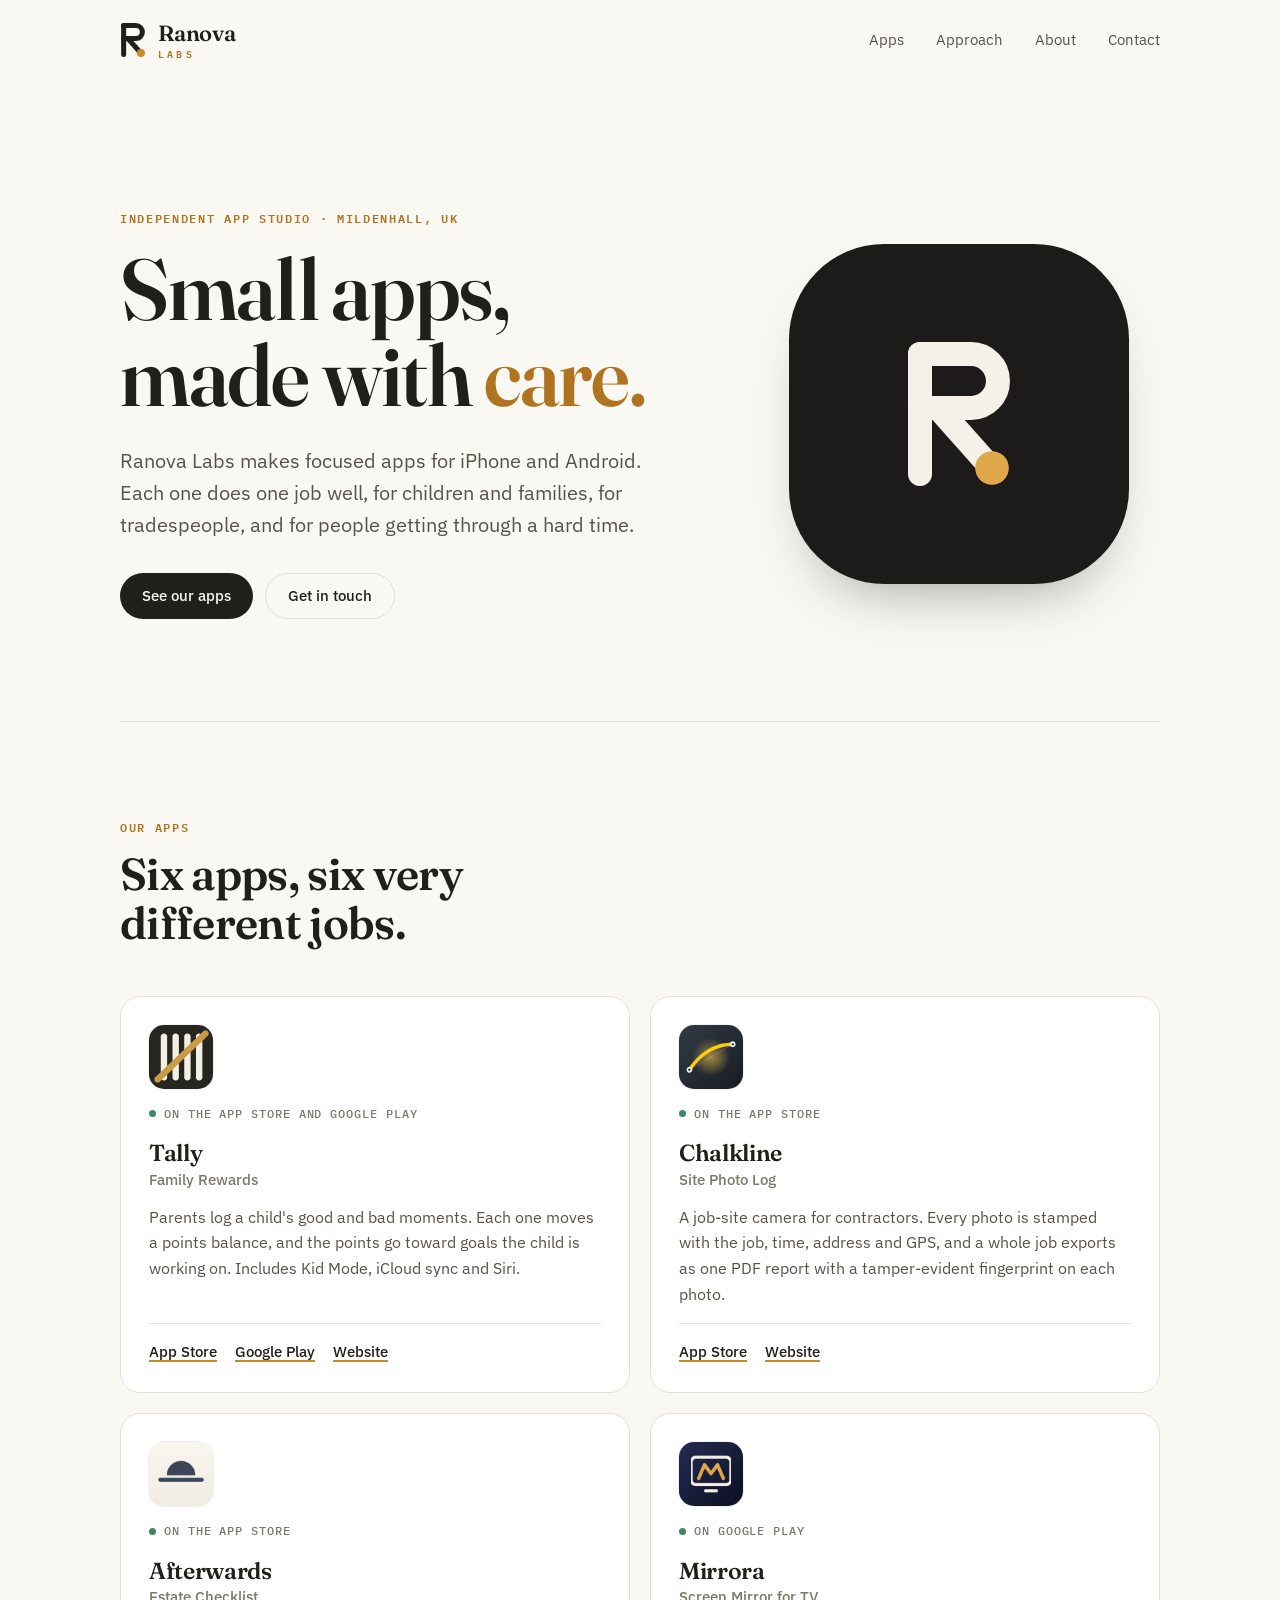
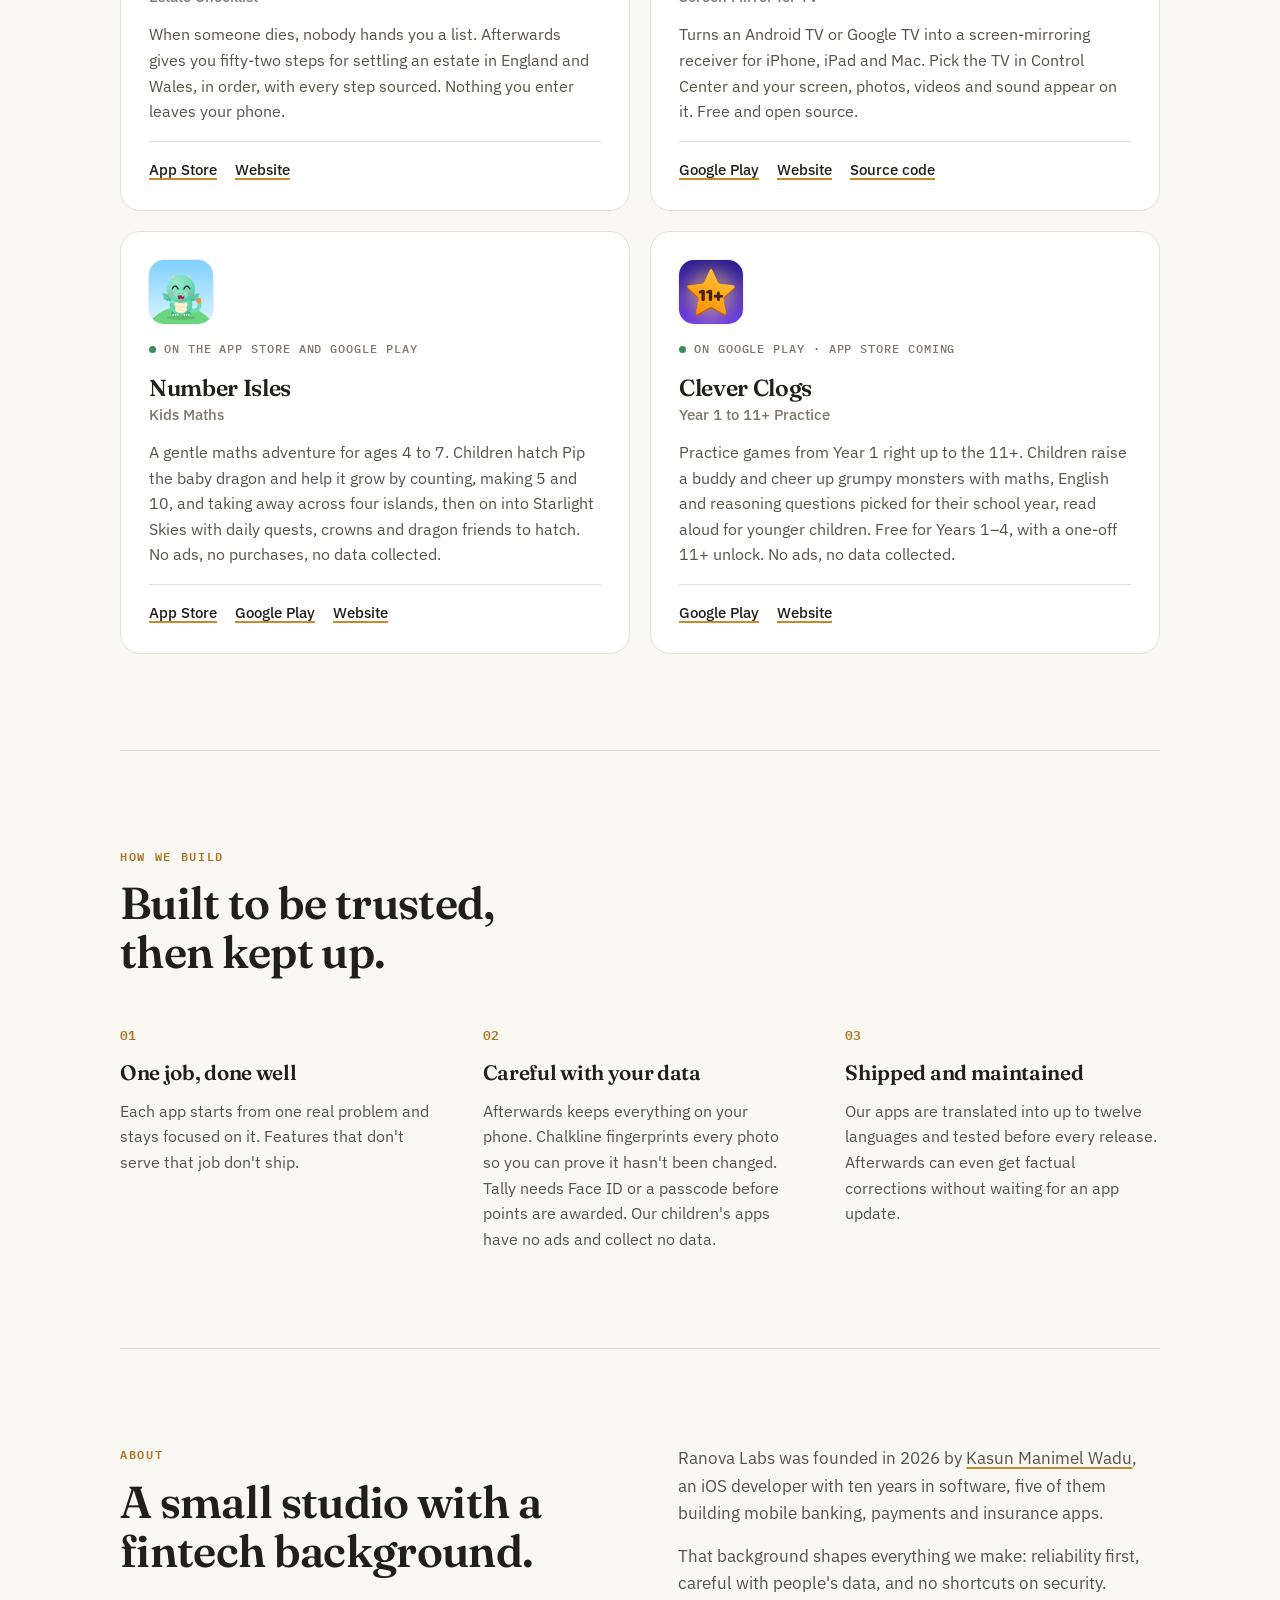
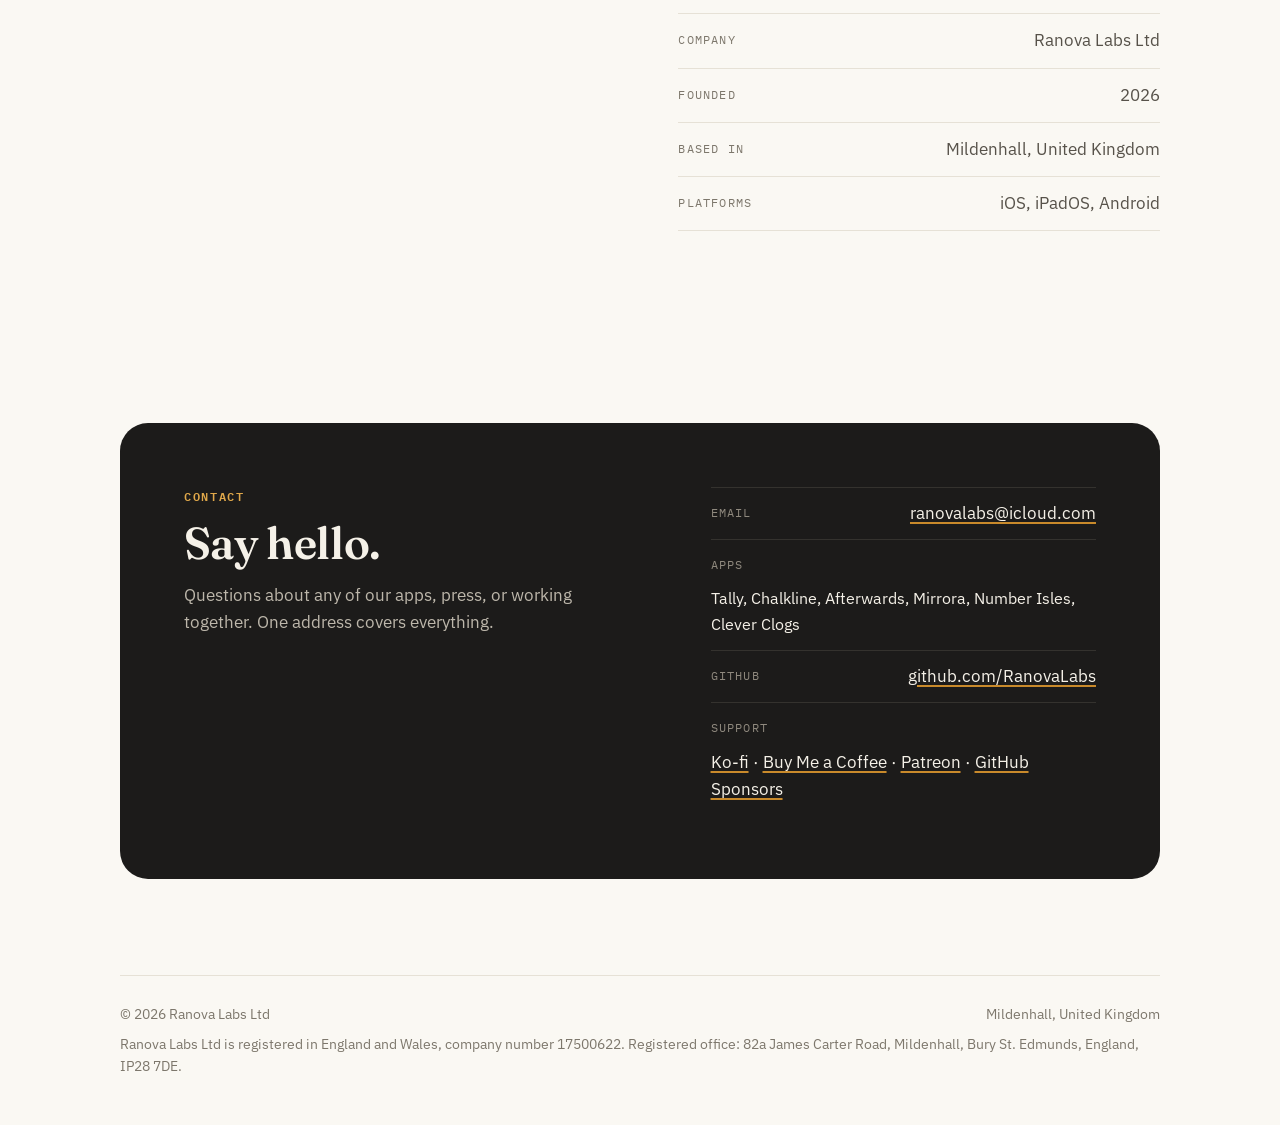
<file: index.html>
<!doctype html>
<html lang="en">
<head>
<meta charset="utf-8">
<meta name="viewport" content="width=device-width, initial-scale=1">
<title>Ranova Labs — Small apps, made with care</title>
<meta name="description" content="Ranova Labs is an independent app studio in Mildenhall, UK, making Tally, Chalkline, Afterwards, Mirrora, Number Isles and Clever Clogs.">
<meta property="og:title" content="Ranova Labs">
<meta property="og:description" content="Small apps, made with care. An independent app studio in Mildenhall, UK.">
<meta property="og:image" content="assets/og-logo.png">
<link rel="icon" href="assets/favicon.svg" type="image/svg+xml">
<link rel="preconnect" href="https://fonts.googleapis.com">
<link rel="preconnect" href="https://fonts.gstatic.com" crossorigin>
<link rel="stylesheet" href="https://fonts.googleapis.com/css2?family=Fraunces:opsz,wght@9..144,500;9..144,600&family=IBM+Plex+Sans:wght@400;500;600&family=IBM+Plex+Mono:wght@500;600&display=swap">
<style>
  /* Ranova Labs brand: ink + amber on warm paper, monoline R mark.
     Fraunces for display, IBM Plex Sans for reading, IBM Plex Mono for labels. */
  :root {
    --paper: #FAF8F3;
    --surface: #FFFFFF;
    --ink: #211F1A;
    --ink-2: #57524A;
    --ink-3: #7D776C;
    --rule: #E6E1D6;
    --amber: #B07420;
    --dot: #C98A2B;
    --dark: #1C1B1A;
    --cream: #F5F1E8;
    --dot-dark: #E0A84A;
    --font-display: "Fraunces", Georgia, serif;
    --font-body: "IBM Plex Sans", system-ui, -apple-system, "Segoe UI", sans-serif;
    --font-mono: "IBM Plex Mono", ui-monospace, Menlo, monospace;
  }
  @media (prefers-color-scheme: dark) {
    :root:not([data-theme="light"]) {
      --paper: #161514; --surface: #1F1E1C; --ink: #F2EEE5; --ink-2: #BDB7AB; --ink-3: #8F897E;
      --rule: #2E2C29; --amber: #E0A84A; --dot: #E0A84A;
      color-scheme: dark;
    }
  }
  :root[data-theme="dark"] {
    --paper: #161514; --surface: #1F1E1C; --ink: #F2EEE5; --ink-2: #BDB7AB; --ink-3: #8F897E;
    --rule: #2E2C29; --amber: #E0A84A; --dot: #E0A84A;
    color-scheme: dark;
  }
  * { box-sizing: border-box; }
  html { scroll-behavior: smooth; }
  body { margin: 0; background: var(--paper); color: var(--ink); font-family: var(--font-body); font-size: 17px; line-height: 1.6; -webkit-font-smoothing: antialiased; }
  h1, h2, h3 { font-family: var(--font-display); font-weight: 600; letter-spacing: -0.015em; margin: 0; text-wrap: balance; }
  p { margin: 0; }
  a { color: inherit; text-decoration-color: var(--dot); text-decoration-thickness: 1.5px; text-underline-offset: 3px; }
  a:hover { color: var(--amber); }
  a:focus-visible { outline: 2px solid var(--dot); outline-offset: 3px; border-radius: 3px; }
  .wrap { max-width: 1120px; margin: 0 auto; padding-inline: clamp(16px, 4vw, 40px); }
  .label { font-family: var(--font-mono); font-size: 12px; font-weight: 600; letter-spacing: .14em; text-transform: uppercase; color: var(--amber); }

  /* mark */
  .mark { stroke-width: 7; --mark-dot: var(--dot); }

  /* header */
  .top { display: flex; align-items: center; justify-content: space-between; gap: 16px; padding-block: 22px; }
  .brand { display: flex; align-items: center; gap: 12px; text-decoration: none; color: var(--ink); }
  .brand .mark { width: 26px; height: 36px; }
  .brand .name { display: flex; flex-direction: column; line-height: 1; gap: 5px; }
  .brand .name b { font-family: var(--font-display); font-weight: 600; font-size: 22px; letter-spacing: -0.01em; }
  .brand .name span { font-family: var(--font-mono); font-size: 9.5px; font-weight: 600; letter-spacing: .34em; color: var(--amber); }
  .nav { display: flex; gap: clamp(16px, 3vw, 32px); }
  .nav a { font-size: 15px; color: var(--ink-2); text-decoration: none; }
  .nav a:hover { color: var(--ink); text-decoration: underline; text-decoration-color: var(--dot); }

  /* hero */
  .hero { padding-block: clamp(56px, 10vw, 128px) clamp(56px, 8vw, 104px); display: grid; grid-template-columns: minmax(0, 1.4fr) minmax(0, 1fr); gap: clamp(32px, 6vw, 80px); align-items: center; }
  .hero h1 { font-size: clamp(2.7rem, 7vw, 5.4rem); line-height: 1.0; margin-block: 18px 26px; }
  .hero h1 em { font-style: normal; color: var(--amber); }
  .hero .lede { font-size: clamp(1.08rem, 1.7vw, 1.25rem); color: var(--ink-2); max-width: 44ch; }
  .hero .cta { display: flex; flex-wrap: wrap; gap: 12px; margin-top: 32px; }
  .btn { display: inline-flex; align-items: center; min-height: 46px; padding: 0 22px; border-radius: 999px; font-weight: 500; font-size: 15px; text-decoration: none; }
  .btn.primary { background: var(--ink); color: var(--paper); }
  .btn.primary:hover { color: var(--paper); background: var(--amber); }
  .btn.ghost { border: 1px solid var(--rule); color: var(--ink); }
  .btn.ghost:hover { border-color: var(--ink-3); color: var(--ink); }
  .hero-mark { justify-self: center; width: min(100%, 340px); aspect-ratio: 1; border-radius: 28%; background: var(--dark); color: var(--cream); display: grid; place-items: center; box-shadow: 0 30px 60px -30px rgba(33, 31, 26, .45); }
  .hero-mark .mark { width: 50%; height: auto; }
  .hero-mark .mark { stroke-width: 8; --mark-dot: var(--dot-dark); }

  /* sections */
  section.block { padding-block: clamp(56px, 8vw, 96px); border-top: 1px solid var(--rule); }
  .head { max-width: 60ch; margin-bottom: clamp(28px, 4vw, 48px); display: grid; gap: 12px; }
  .head h2 { font-size: clamp(1.9rem, 4vw, 2.8rem); line-height: 1.1; }
  .head p { color: var(--ink-2); }

  /* apps */
  .apps { display: grid; grid-template-columns: repeat(2, minmax(0, 1fr)); gap: 20px; }
  .app { background: var(--surface); border: 1px solid var(--rule); border-radius: 20px; padding: 28px; display: flex; flex-direction: column; gap: 16px; }
  .app img { width: 64px; height: 64px; border-radius: 15px; display: block; box-shadow: 0 0 0 1px rgba(0,0,0,.06); }
  .app .status { font-family: var(--font-mono); font-size: 11.5px; font-weight: 500; letter-spacing: .08em; text-transform: uppercase; color: var(--ink-3); display: flex; align-items: center; gap: 8px; }
  .app .status::before { content: ""; width: 7px; height: 7px; border-radius: 50%; background: var(--ink-3); }
  .app .status.live::before { background: #3C8A5E; }
  .app h3 { font-size: 1.45rem; line-height: 1.2; }
  .app h3 small { display: block; font-family: var(--font-body); font-size: 15px; font-weight: 500; letter-spacing: 0; color: var(--ink-3); margin-top: 4px; }
  .app p { color: var(--ink-2); font-size: 16px; }
  .app .links { margin-top: auto; padding-top: 16px; border-top: 1px solid var(--rule); display: flex; flex-wrap: wrap; gap: 8px 18px; font-size: 15px; font-weight: 500; }

  /* approach */
  .principles { display: grid; grid-template-columns: repeat(3, minmax(0, 1fr)); gap: clamp(24px, 4vw, 48px); }
  .principles li { display: grid; gap: 10px; align-content: start; }
  .principles .num { font-family: var(--font-mono); font-size: 13px; font-weight: 600; color: var(--amber); }
  .principles h3 { font-size: 1.3rem; }
  .principles p { color: var(--ink-2); font-size: 16px; }
  ul { list-style: none; margin: 0; padding: 0; }

  /* about */
  .about { display: grid; grid-template-columns: minmax(0, 1fr) minmax(0, 1fr); gap: clamp(32px, 6vw, 80px); align-items: start; }
  .about .facts li { display: flex; justify-content: space-between; gap: 16px; flex-wrap: wrap; padding-block: 13px; border-top: 1px solid var(--rule); }
  .about .facts li:last-child { border-bottom: 1px solid var(--rule); }
  .about .facts .k { font-family: var(--font-mono); font-size: 12px; letter-spacing: .1em; text-transform: uppercase; color: var(--ink-3); padding-top: 3px; }
  .about .body { display: grid; gap: 16px; color: var(--ink-2); }

  /* contact band */
  .contact { background: var(--dark); color: var(--cream); border-radius: 28px; padding: clamp(32px, 6vw, 64px); display: grid; grid-template-columns: minmax(0, 1.2fr) minmax(0, 1fr); gap: clamp(28px, 5vw, 64px); margin-block: clamp(56px, 8vw, 96px); }
  .contact h2 { font-size: clamp(1.9rem, 4vw, 2.8rem); line-height: 1.1; }
  .contact p { color: #BDB7AB; margin-top: 14px; max-width: 46ch; }
  .contact .label { color: var(--dot-dark); }
  .contact ul li { padding-block: 12px; border-top: 1px solid #34322E; display: flex; justify-content: space-between; gap: 12px; flex-wrap: wrap; }
  .contact ul li span { font-family: var(--font-mono); font-size: 12px; letter-spacing: .1em; text-transform: uppercase; color: #8F897E; padding-top: 3px; }
  .contact a { color: var(--cream); overflow-wrap: anywhere; }
  .contact a:hover { color: var(--dot-dark); }

  footer { border-top: 1px solid var(--rule); padding-block: 28px 48px; display: grid; gap: 8px; font-size: 13.5px; color: var(--ink-3); }
  footer .row { display: flex; justify-content: space-between; gap: 12px; flex-wrap: wrap; }

  @media (max-width: 900px) {
    .apps, .principles { grid-template-columns: minmax(0, 1fr); }
    .about, .contact { grid-template-columns: minmax(0, 1fr); }
  }
  @media (max-width: 720px) {
    .hero { grid-template-columns: minmax(0, 1fr); }
    .hero-mark { display: none; }
    .nav a:nth-child(n+3) { display: none; }
  }
</style>
</head>
<body>
<svg width="0" height="0" style="position:absolute" aria-hidden="true">
  <symbol id="r" viewBox="11 7 36 50">
    <g fill="none" stroke="currentColor" stroke-linecap="round" stroke-linejoin="round"><path d="M16 12 L16 52"/><path d="M16 12 H33 A9 9 0 0 1 33 30 H16"/><path d="M22 30 L38 48"/></g><circle cx="40" cy="50" r="5.6" style="fill: var(--mark-dot)"/>
  </symbol>
</svg>

<div class="wrap">
  <header class="top">
    <a class="brand" href="#top" aria-label="Ranova Labs, home">
      <svg class="mark" aria-hidden="true"><use href="#r"/></svg>
      <span class="name"><b>Ranova</b><span>LABS</span></span>
    </a>
    <nav class="nav" aria-label="Sections">
      <a href="#apps">Apps</a>
      <a href="#approach">Approach</a>
      <a href="#about">About</a>
      <a href="#contact">Contact</a>
    </nav>
  </header>

  <main id="top">
    <section class="hero" aria-labelledby="hero-h">
      <div>
        <div class="label">Independent app studio &middot; Mildenhall, UK</div>
        <h1 id="hero-h">Small apps, made with <em>care.</em></h1>
        <p class="lede">Ranova Labs makes focused apps for iPhone and Android. Each one does one job well, for children and families, for tradespeople, and for people getting through a hard time.</p>
        <div class="cta">
          <a class="btn primary" href="#apps">See our apps</a>
          <a class="btn ghost" href="#contact">Get in touch</a>
        </div>
      </div>
      <div class="hero-mark" aria-hidden="true"><svg class="mark"><use href="#r"/></svg></div>
    </section>

    <section class="block" id="apps" aria-labelledby="apps-h">
      <div class="head">
        <div class="label">Our apps</div>
        <h2 id="apps-h">Six apps, six very different jobs.</h2>
      </div>
      <div class="apps">
        <article class="app">
          <img src="assets/tally.png" alt="" width="64" height="64">
          <div class="status live">On the App Store and Google Play</div>
          <h3>Tally<small>Family Rewards</small></h3>
          <p>Parents log a child's good and bad moments. Each one moves a points balance, and the points go toward goals the child is working on. Includes Kid Mode, iCloud sync and Siri.</p>
          <div class="links">
            <a href="https://apps.apple.com/gb/app/tally-family-rewards/id6808044470">App Store</a>
            <a href="https://play.google.com/store/apps/details?id=com.kasunrmw.tally">Google Play</a>
            <a href="https://ranovalabs.github.io/tally/">Website</a>
          </div>
        </article>
        <article class="app">
          <img src="assets/chalkline.png" alt="" width="64" height="64">
          <div class="status live">On the App Store</div>
          <h3>Chalkline<small>Site Photo Log</small></h3>
          <p>A job-site camera for contractors. Every photo is stamped with the job, time, address and GPS, and a whole job exports as one PDF report with a tamper-evident fingerprint on each photo.</p>
          <div class="links">
            <a href="https://apps.apple.com/gb/app/chalkline-site-photo-log/id6809125738">App Store</a>
            <a href="https://ranovalabs.github.io/chalkline/">Website</a>
          </div>
        </article>
        <article class="app">
          <img src="assets/afterwards.png" alt="" width="64" height="64">
          <div class="status live">On the App Store</div>
          <h3>Afterwards<small>Estate Checklist</small></h3>
          <p>When someone dies, nobody hands you a list. Afterwards gives you fifty-two steps for settling an estate in England and Wales, in order, with every step sourced. Nothing you enter leaves your phone.</p>
          <div class="links">
            <a href="https://apps.apple.com/gb/app/afterwards-estate-checklist/id6816051211">App Store</a>
            <a href="https://estateadmin.app/">Website</a>
          </div>
        </article>
        <article class="app">
          <img src="assets/mirrora.png" alt="" width="64" height="64">
          <div class="status live">On Google Play</div>
          <h3>Mirrora<small>Screen Mirror for TV</small></h3>
          <p>Turns an Android TV or Google TV into a screen-mirroring receiver for iPhone, iPad and Mac. Pick the TV in Control Center and your screen, photos, videos and sound appear on it. Free and open source.</p>
          <div class="links">
            <a href="https://play.google.com/store/apps/details?id=com.ranovalabs.mirror">Google Play</a>
            <a href="https://ranovalabs.github.io/mirrora/">Website</a>
            <a href="https://github.com/RanovaLabs/mirrora">Source code</a>
          </div>
        </article>
        <article class="app">
          <img src="assets/numberisles.png" alt="" width="64" height="64">
          <div class="status live">On the App Store and Google Play</div>
          <h3>Number Isles<small>Kids Maths</small></h3>
          <p>A gentle maths adventure for ages 4 to 7. Children hatch Pip the baby dragon and help it grow by counting, making 5 and 10, and taking away across four islands, then on into Starlight Skies with daily quests, crowns and dragon friends to hatch. No ads, no purchases, no data collected.</p>
          <div class="links">
            <a href="https://apps.apple.com/gb/app/number-isles-kids-maths/id6827948676">App Store</a>
            <a href="https://play.google.com/store/apps/details?id=com.ranovalabs.number_isles">Google Play</a>
            <a href="https://ranovalabs.github.io/numberisles/">Website</a>
          </div>
        </article>
        <article class="app">
          <img src="assets/cleverclogs.png" alt="" width="64" height="64">
          <div class="status live">On Google Play &middot; App Store coming</div>
          <h3>Clever Clogs<small>Year 1 to 11+ Practice</small></h3>
          <p>Practice games from Year 1 right up to the 11+. Children raise a buddy and cheer up grumpy monsters with maths, English and reasoning questions picked for their school year, read aloud for younger children. Free for Years 1–4, with a one-off 11+ unlock. No ads, no data collected.</p>
          <div class="links">
            <a href="https://play.google.com/store/apps/details?id=com.kasunrmw.elevenquest">Google Play</a>
            <a href="https://ranovalabs.github.io/cleverclogs/">Website</a>
          </div>
        </article>
      </div>
    </section>

    <section class="block" id="approach" aria-labelledby="approach-h">
      <div class="head">
        <div class="label">How we build</div>
        <h2 id="approach-h">Built to be trusted, then kept up.</h2>
      </div>
      <ul class="principles">
        <li>
          <span class="num">01</span>
          <h3>One job, done well</h3>
          <p>Each app starts from one real problem and stays focused on it. Features that don't serve that job don't ship.</p>
        </li>
        <li>
          <span class="num">02</span>
          <h3>Careful with your data</h3>
          <p>Afterwards keeps everything on your phone. Chalkline fingerprints every photo so you can prove it hasn't been changed. Tally needs Face ID or a passcode before points are awarded. Our children's apps have no ads and collect no data.</p>
        </li>
        <li>
          <span class="num">03</span>
          <h3>Shipped and maintained</h3>
          <p>Our apps are translated into up to twelve languages and tested before every release. Afterwards can even get factual corrections without waiting for an app update.</p>
        </li>
      </ul>
    </section>

    <section class="block" id="about" aria-labelledby="about-h">
      <div class="about">
        <div class="head" style="margin-bottom: 0">
          <div class="label">About</div>
          <h2 id="about-h">A small studio with a fintech background.</h2>
        </div>
        <div class="body">
          <p>Ranova Labs was founded in 2026 by <a href="https://ranovalabs.github.io/portfolio/">Kasun Manimel Wadu</a>, an iOS developer with ten years in software, five of them building mobile banking, payments and insurance apps.</p>
          <p>That background shapes everything we make: reliability first, careful with people's data, and no shortcuts on security.</p>
          <ul class="facts">
            <li><span class="k">Company</span><span>Ranova Labs Ltd</span></li>
            <li><span class="k">Founded</span><span>2026</span></li>
            <li><span class="k">Based in</span><span>Mildenhall, United Kingdom</span></li>
            <li><span class="k">Platforms</span><span>iOS, iPadOS, Android</span></li>
          </ul>
        </div>
      </div>
    </section>

    <section class="contact" id="contact" aria-labelledby="contact-h">
      <div>
        <div class="label">Contact</div>
        <h2 id="contact-h" style="margin-top: 12px">Say hello.</h2>
        <p>Questions about any of our apps, press, or working together. One address covers everything.</p>
      </div>
      <ul>
        <li><span>Email</span><a href="mailto:ranovalabs@icloud.com">ranovalabs@icloud.com</a></li>
        <li><span>Apps</span><span style="font-family: var(--font-body); font-size: 16px; letter-spacing: 0; text-transform: none; color: var(--cream); padding: 0">Tally, Chalkline, Afterwards, Mirrora, Number Isles, Clever Clogs</span></li>
        <li><span>GitHub</span><a href="https://github.com/RanovaLabs">github.com/RanovaLabs</a></li>
        <li><span>Support</span><div><a href="https://ko-fi.com/kasunrmw">Ko-fi</a> · <a href="https://buymeacoffee.com/kasunrmw">Buy Me a Coffee</a> · <a href="https://www.patreon.com/kasunrmw">Patreon</a> · <a href="https://github.com/sponsors/RanovaLabs">GitHub Sponsors</a></div></li>
      </ul>
    </section>
  </main>

  <footer>
    <div class="row">
      <span>&copy; 2026 Ranova Labs Ltd</span>
      <span>Mildenhall, United Kingdom</span>
    </div>
    <!-- Required on UK company websites (Companies Act 2006 / 2015 regulations). -->
    <span>Ranova Labs Ltd is registered in England and Wales, company number 17500622. Registered office: 82a James Carter Road, Mildenhall, Bury St. Edmunds, England, IP28 7DE.</span>
  </footer>
</div>
</body>
</html>
</file>
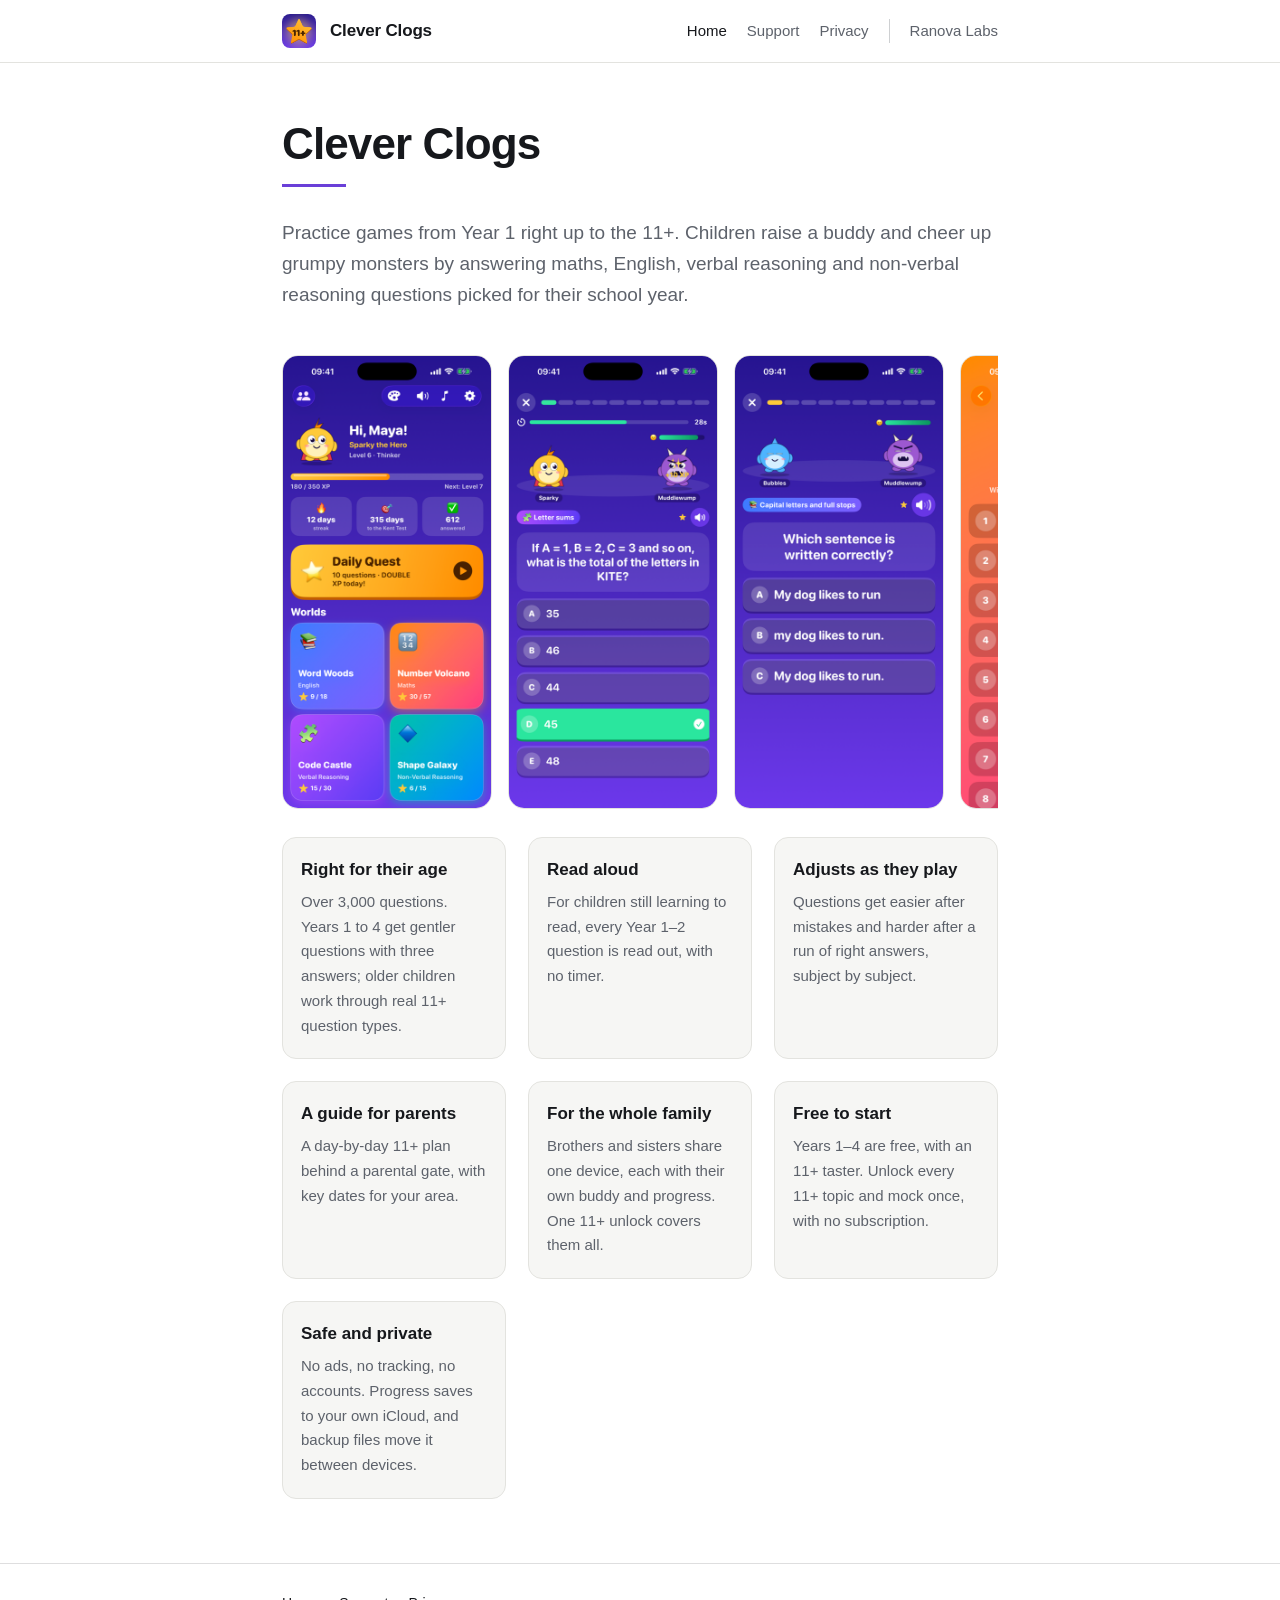
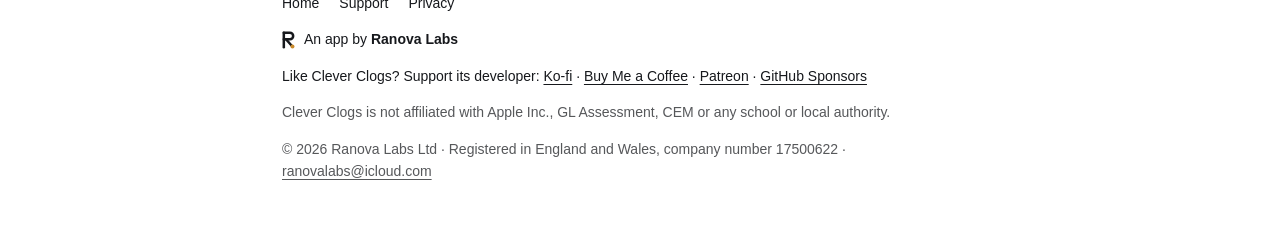
<file: cleverclogs/index.html>
<!doctype html>
<html lang="en">
<head>
<meta charset="utf-8">
<meta name="viewport" content="width=device-width, initial-scale=1">
<title>Clever Clogs — 11+ practice that feels like a game</title>
<meta name="description" content="Practice games for ages 5 to 11, from Year 1 up to the 11+: maths, English, verbal and non-verbal reasoning, with a buddy to raise.">
<link rel="icon" href="assets/icon.png">
<link rel="stylesheet" href="style.css?v=20261029">
<link rel="stylesheet" href="assets/ranova-frame.css?v=20261128">
</head>
<body>
<header class="site"><div class="wrap">
  <a class="brand" href="index.html"><img src="assets/icon.png" alt=""><span class="name">Clever Clogs</span></a>
  <nav><a href="index.html" aria-current="page">Home</a><a href="support.html">Support</a><a href="privacy.html">Privacy</a><a class="rl-home" href="https://ranovalabs.github.io/">Ranova Labs</a></nav>
</div></header>

<main class="wrap">
  <section class="hero">
    <h1>Clever Clogs</h1>
    <hr class="rule">
    <p class="lede">Practice games from Year 1 right up to the 11+. Children raise a buddy and cheer up grumpy monsters by answering maths, English, verbal reasoning and non-verbal reasoning questions picked for their school year.</p>
  </section>
  <div class="shots">
    <img src="assets/iphone-1-home.png" alt="The home screen with the buddy and Daily Quest">
    <img src="assets/iphone-2-battle.png" alt="Cheering up a grumpy monster with a maths question">
    <img src="assets/iphone-3-junior.png" alt="A Year 1 question with three big answers">
    <img src="assets/iphone-4-worlds.png" alt="Topics in a subject world">
  </div>
  <div class="grid">
    <div class="card"><h3>Right for their age</h3><p>Over 3,000 questions. Years 1 to 4 get gentler questions with three answers; older children work through real 11+ question types.</p></div>
    <div class="card"><h3>Read aloud</h3><p>For children still learning to read, every Year 1–2 question is read out, with no timer.</p></div>
    <div class="card"><h3>Adjusts as they play</h3><p>Questions get easier after mistakes and harder after a run of right answers, subject by subject.</p></div>
    <div class="card"><h3>A guide for parents</h3><p>A day-by-day 11+ plan behind a parental gate, with key dates for your area.</p></div>
    <div class="card"><h3>For the whole family</h3><p>Brothers and sisters share one device, each with their own buddy and progress. One 11+ unlock covers them all.</p></div>
    <div class="card"><h3>Free to start</h3><p>Years 1–4 are free, with an 11+ taster. Unlock every 11+ topic and mock once, with no subscription.</p></div>
    <div class="card"><h3>Safe and private</h3><p>No ads, no tracking, no accounts. Progress saves to your own iCloud, and backup files move it between devices.</p></div>
  </div>
</main>
<div class="rl-foot" role="contentinfo"><div class="rl-wrap" style="--rl-max: 760px">
  <nav class="rl-links" aria-label="Footer"><a href="index.html">Home</a><a href="support.html">Support</a><a href="privacy.html">Privacy</a></nav>
  <a class="rl-by" href="https://ranovalabs.github.io/"><svg viewBox="11 7 36 50" aria-hidden="true"><g fill="none" stroke="currentColor" stroke-width="7" stroke-linecap="round" stroke-linejoin="round"><path d="M16 12 L16 52"/><path d="M16 12 H33 A9 9 0 0 1 33 30 H16"/><path d="M22 30 L38 48"/></g><circle cx="40" cy="50" r="5.6" fill="#C98A2B"/></svg><span>An app by <b>Ranova Labs</b></span></a>
  <p class="rl-tip">Like Clever Clogs? Support its developer: <a href="https://ko-fi.com/kasunrmw">Ko-fi</a> &middot; <a href="https://buymeacoffee.com/kasunrmw">Buy Me a Coffee</a> &middot; <a href="https://www.patreon.com/kasunrmw">Patreon</a> &middot; <a href="https://github.com/sponsors/RanovaLabs">GitHub Sponsors</a></p>
  <p class="rl-note">Clever Clogs is not affiliated with Apple Inc., GL Assessment, CEM or any school or local authority.</p>
  <p class="rl-legal">&copy; 2026 Ranova Labs Ltd &middot; Registered in England and Wales, company number 17500622 &middot; <a href="mailto:ranovalabs@icloud.com">ranovalabs@icloud.com</a></p>
</div></div>
</body>
</html>
</file>
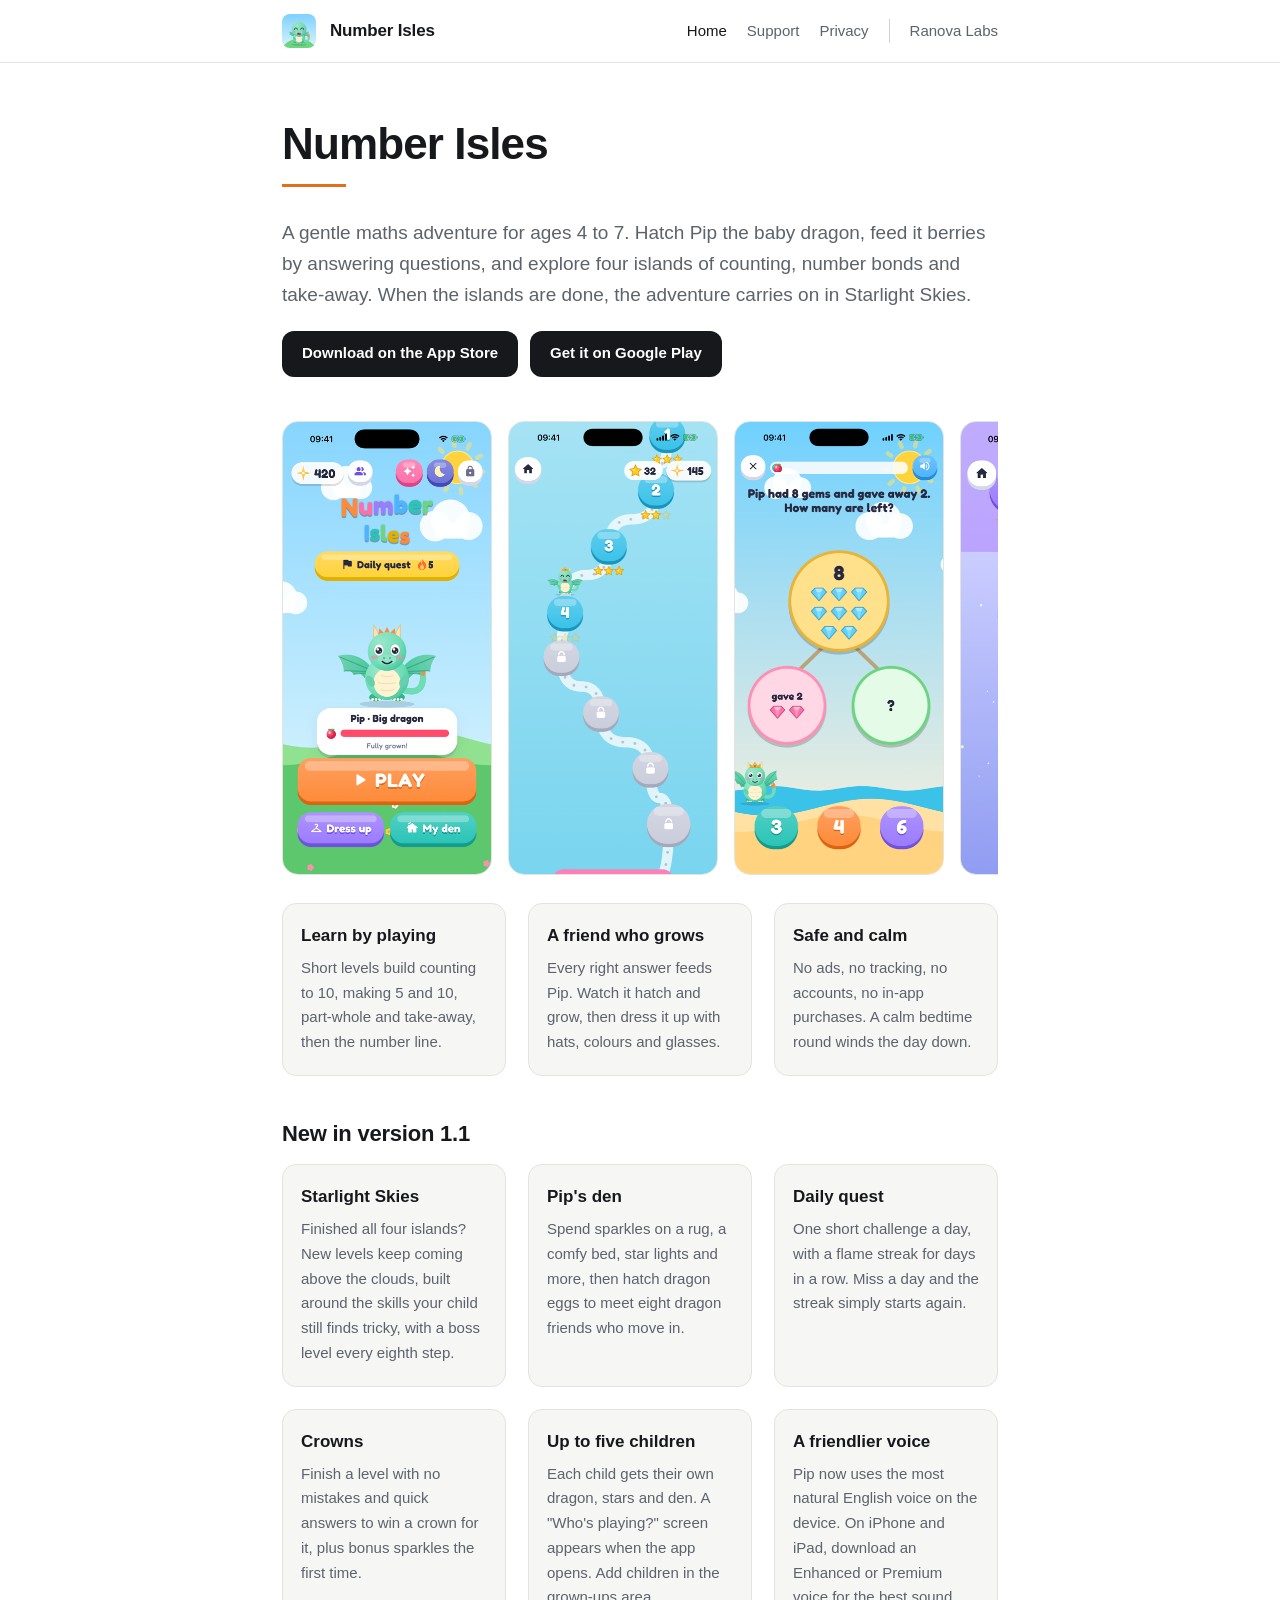
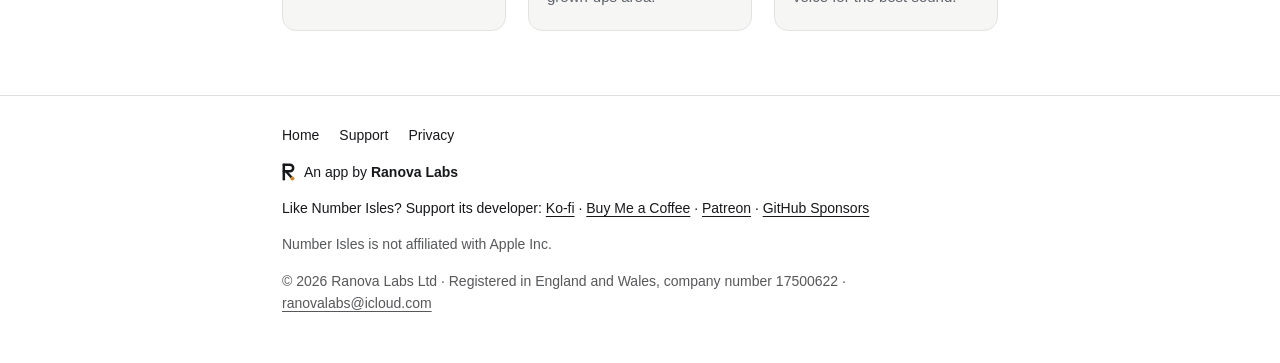
<file: numberisles/index.html>
<!doctype html>
<html lang="en">
<head>
<meta charset="utf-8">
<meta name="viewport" content="width=device-width, initial-scale=1">
<title>Number Isles — maths adventures with a baby dragon</title>
<meta name="description" content="A gentle maths game for ages 4 to 7. Feed Pip the dragon, explore four islands, then keep going in Starlight Skies with daily quests, crowns and dragon friends.">
<link rel="icon" href="assets/icon.png">
<link rel="stylesheet" href="style.css?v=20261123">
<link rel="stylesheet" href="assets/ranova-frame.css?v=20261128">
</head>
<body>
<header class="site"><div class="wrap">
  <a class="brand" href="index.html"><img src="assets/icon.png" alt=""><span class="name">Number Isles</span></a>
  <nav><a href="index.html" aria-current="page">Home</a><a href="support.html">Support</a><a href="privacy.html">Privacy</a><a class="rl-home" href="https://ranovalabs.github.io/">Ranova Labs</a></nav>
</div></header>

<main class="wrap">
  <section class="hero">
    <h1>Number Isles</h1>
    <hr class="rule">
    <p class="lede">A gentle maths adventure for ages 4 to 7. Hatch Pip the baby dragon, feed it berries by answering questions, and explore four islands of counting, number bonds and take-away. When the islands are done, the adventure carries on in Starlight Skies.</p>
    <div class="stores">
      <a class="store" href="https://apps.apple.com/gb/app/number-isles-kids-maths/id6827948676">Download on the App Store</a>
      <a class="store" href="https://play.google.com/store/apps/details?id=com.ranovalabs.number_isles">Get it on Google Play</a>
    </div>
  </section>
  <div class="shots">
    <img src="assets/iphone-11-home.png" alt="Pip the dragon on the home screen with the daily quest button">
    <img src="assets/iphone-2-map.png" alt="The island map with levels">
    <img src="assets/iphone-3-game.png" alt="A take-away question with gems">
    <img src="assets/iphone-11-skies.png" alt="Starlight Skies levels with crowns above the cloud islands">
    <img src="assets/iphone-11-den.png" alt="Pip's den decorated with a rug, bed and bunting, and four dragon friends">
    <img src="assets/iphone-11-who.png" alt="The Who's playing? screen with two children">
    <img src="assets/iphone-5-stickers.png" alt="The sticker book">
  </div>
  <div class="grid">
    <div class="card"><h3>Learn by playing</h3><p>Short levels build counting to 10, making 5 and 10, part-whole and take-away, then the number line.</p></div>
    <div class="card"><h3>A friend who grows</h3><p>Every right answer feeds Pip. Watch it hatch and grow, then dress it up with hats, colours and glasses.</p></div>
    <div class="card"><h3>Safe and calm</h3><p>No ads, no tracking, no accounts, no in-app purchases. A calm bedtime round winds the day down.</p></div>
  </div>

  <h2>New in version 1.1</h2>
  <div class="grid">
    <div class="card"><h3>Starlight Skies</h3><p>Finished all four islands? New levels keep coming above the clouds, built around the skills your child still finds tricky, with a boss level every eighth step.</p></div>
    <div class="card"><h3>Pip's den</h3><p>Spend sparkles on a rug, a comfy bed, star lights and more, then hatch dragon eggs to meet eight dragon friends who move in.</p></div>
    <div class="card"><h3>Daily quest</h3><p>One short challenge a day, with a flame streak for days in a row. Miss a day and the streak simply starts again.</p></div>
    <div class="card"><h3>Crowns</h3><p>Finish a level with no mistakes and quick answers to win a crown for it, plus bonus sparkles the first time.</p></div>
    <div class="card"><h3>Up to five children</h3><p>Each child gets their own dragon, stars and den. A "Who's playing?" screen appears when the app opens. Add children in the grown-ups area.</p></div>
    <div class="card"><h3>A friendlier voice</h3><p>Pip now uses the most natural English voice on the device. On iPhone and iPad, download an Enhanced or Premium voice for the best sound.</p></div>
  </div>
</main>
<div class="rl-foot" role="contentinfo"><div class="rl-wrap" style="--rl-max: 760px">
  <nav class="rl-links" aria-label="Footer"><a href="index.html">Home</a><a href="support.html">Support</a><a href="privacy.html">Privacy</a></nav>
  <a class="rl-by" href="https://ranovalabs.github.io/"><svg viewBox="11 7 36 50" aria-hidden="true"><g fill="none" stroke="currentColor" stroke-width="7" stroke-linecap="round" stroke-linejoin="round"><path d="M16 12 L16 52"/><path d="M16 12 H33 A9 9 0 0 1 33 30 H16"/><path d="M22 30 L38 48"/></g><circle cx="40" cy="50" r="5.6" fill="#C98A2B"/></svg><span>An app by <b>Ranova Labs</b></span></a>
  <p class="rl-tip">Like Number Isles? Support its developer: <a href="https://ko-fi.com/kasunrmw">Ko-fi</a> &middot; <a href="https://buymeacoffee.com/kasunrmw">Buy Me a Coffee</a> &middot; <a href="https://www.patreon.com/kasunrmw">Patreon</a> &middot; <a href="https://github.com/sponsors/RanovaLabs">GitHub Sponsors</a></p>
  <p class="rl-note">Number Isles is not affiliated with Apple Inc.</p>
  <p class="rl-legal">&copy; 2026 Ranova Labs Ltd &middot; Registered in England and Wales, company number 17500622 &middot; <a href="mailto:ranovalabs@icloud.com">ranovalabs@icloud.com</a></p>
</div></div>
</body>
</html>
</file>
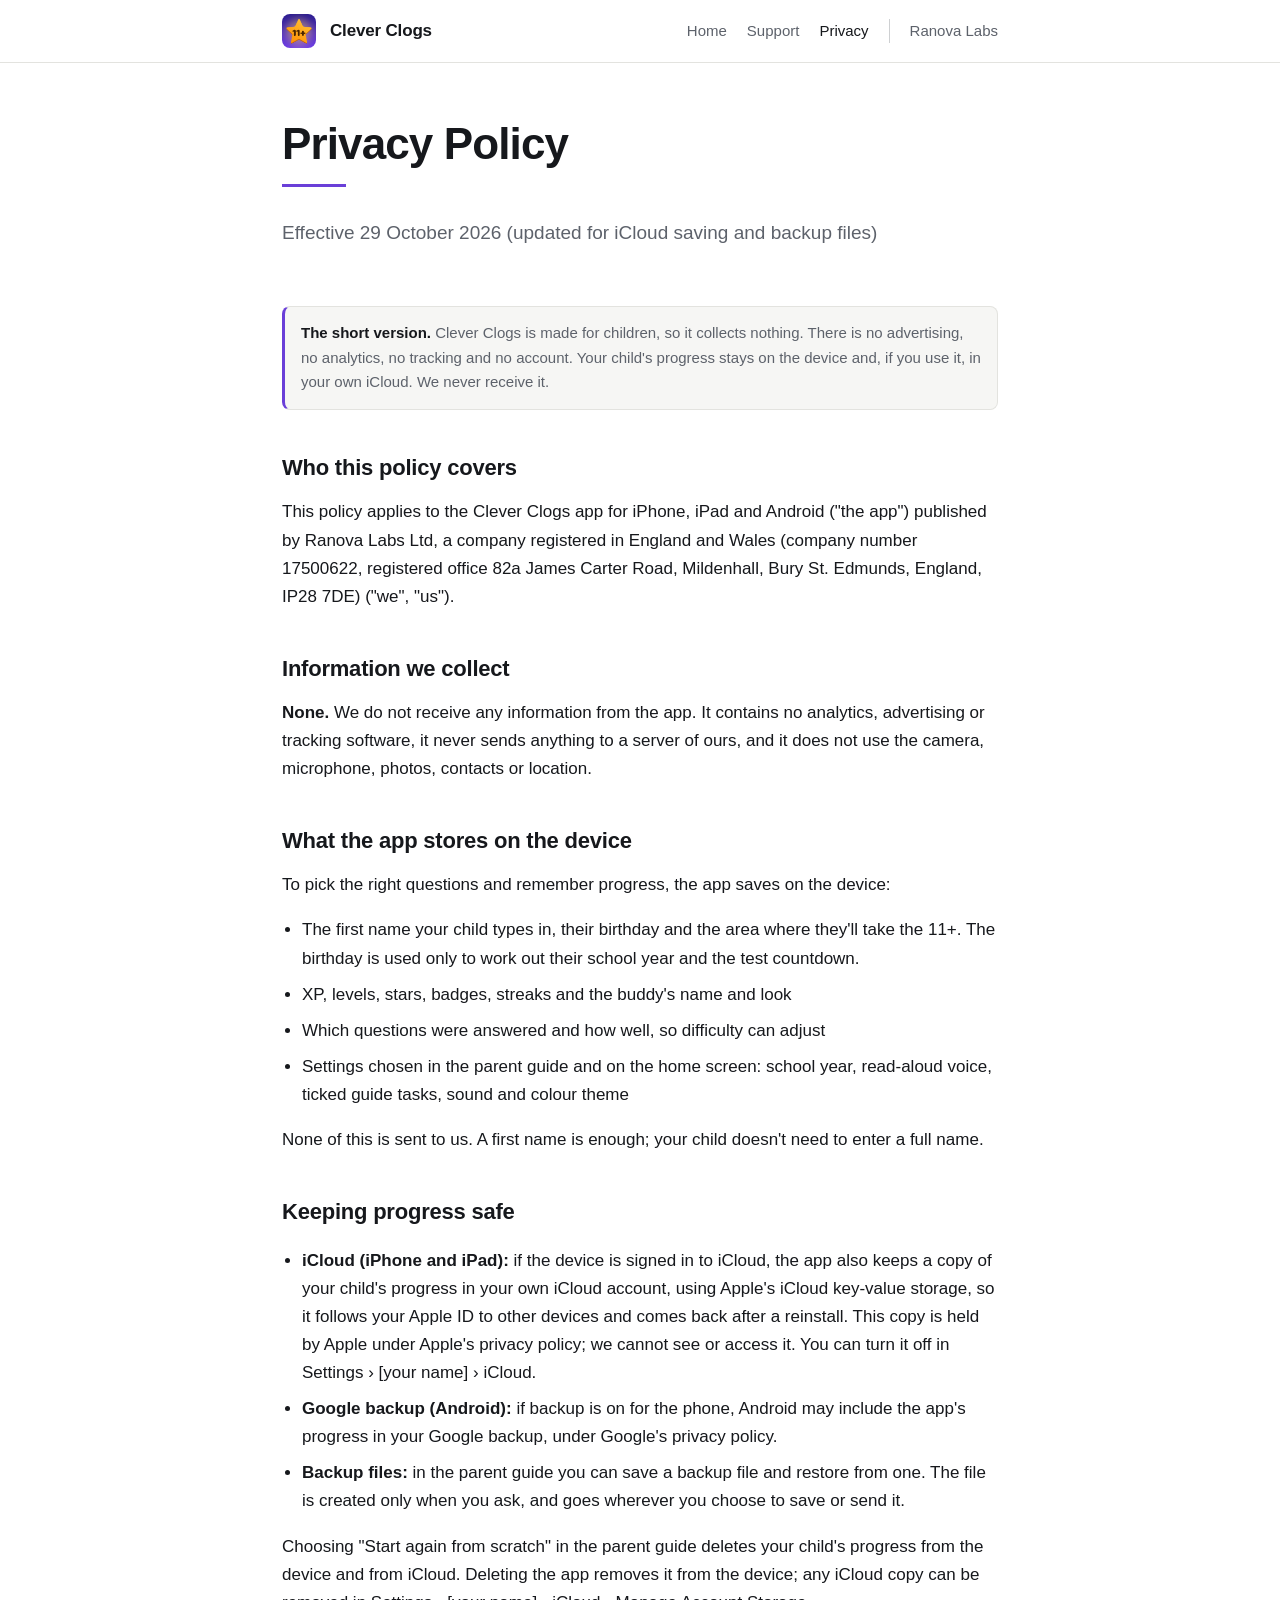
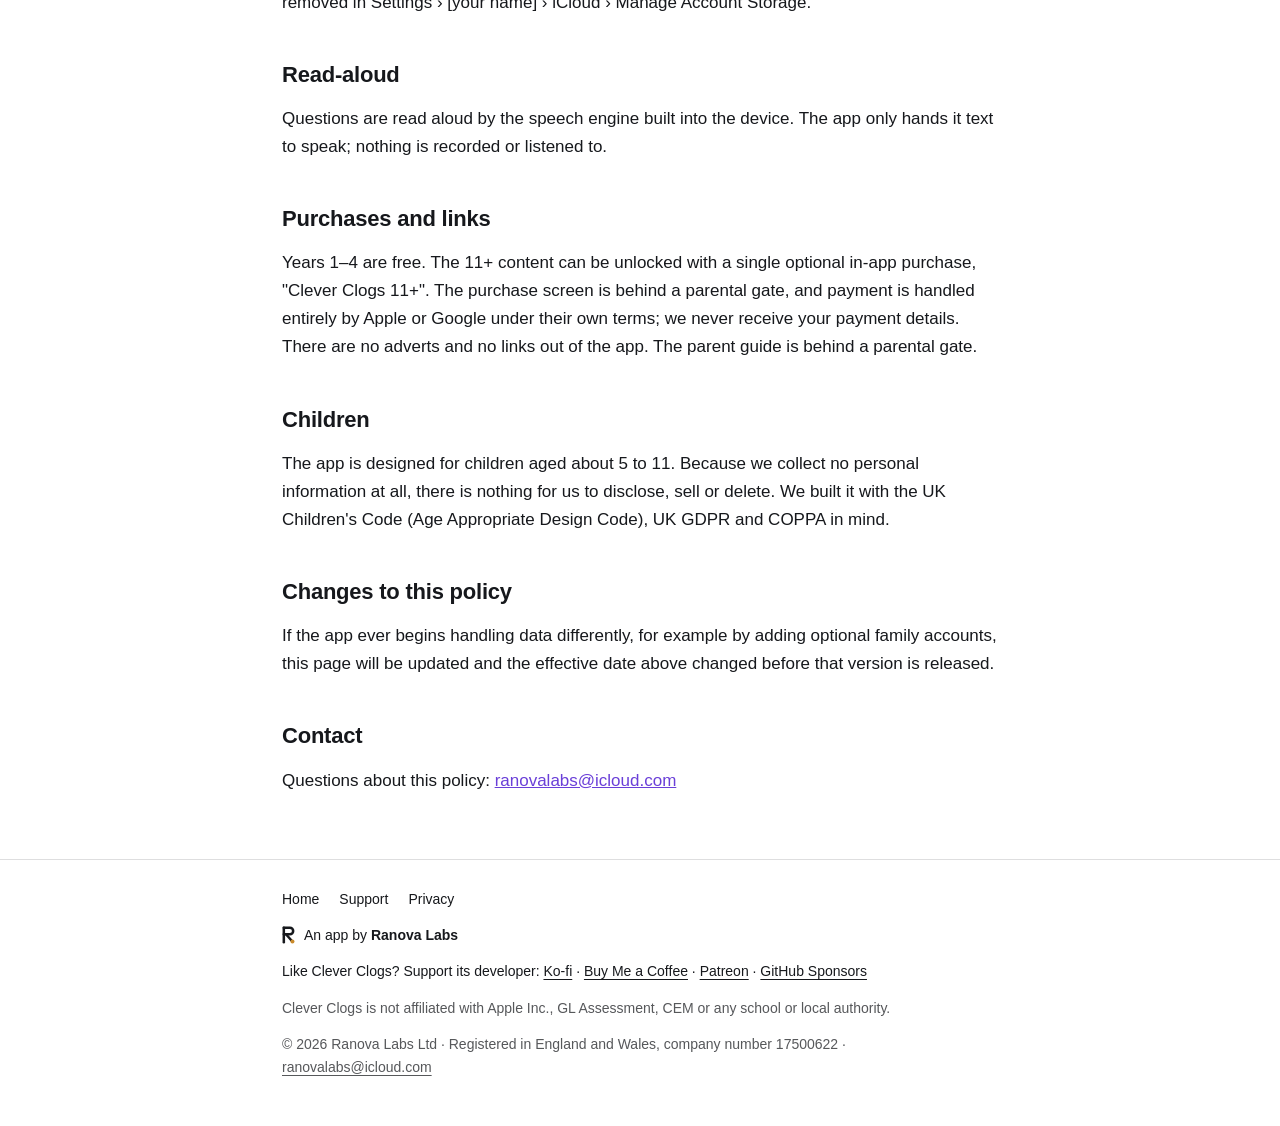
<file: cleverclogs/privacy.html>
<!doctype html>
<html lang="en">
<head>
<meta charset="utf-8">
<meta name="viewport" content="width=device-width, initial-scale=1">
<title>Privacy Policy — Clever Clogs</title>
<meta name="description" content="Clever Clogs collects no personal data. There are no ads, no analytics and no accounts.">
<link rel="icon" href="assets/icon.png">
<link rel="stylesheet" href="style.css?v=20261029">
<link rel="stylesheet" href="assets/ranova-frame.css?v=20261128">
</head>
<body>
<header class="site"><div class="wrap">
  <a class="brand" href="index.html"><img src="assets/icon.png" alt=""><span class="name">Clever Clogs</span></a>
  <nav><a href="index.html">Home</a><a href="support.html">Support</a><a href="privacy.html" aria-current="page">Privacy</a><a class="rl-home" href="https://ranovalabs.github.io/">Ranova Labs</a></nav>
</div></header>

<main class="wrap">
  <section class="hero">
    <h1>Privacy Policy</h1>
    <hr class="rule">
    <p class="lede">Effective 29 October 2026 (updated for iCloud saving and backup files)</p>
  </section>

  <div class="note"><strong>The short version.</strong> Clever Clogs is made for children, so it collects nothing. There is no advertising, no analytics, no tracking and no account. Your child's progress stays on the device and, if you use it, in your own iCloud. We never receive it.</div>

  <h2>Who this policy covers</h2>
  <p>This policy applies to the Clever Clogs app for iPhone, iPad and Android ("the app") published by Ranova Labs Ltd, a company registered in England and Wales (company number 17500622, registered office 82a James Carter Road, Mildenhall, Bury St. Edmunds, England, IP28 7DE) ("we", "us").</p>

  <h2>Information we collect</h2>
  <p><strong>None.</strong> We do not receive any information from the app. It contains no analytics, advertising or tracking software, it never sends anything to a server of ours, and it does not use the camera, microphone, photos, contacts or location.</p>

  <h2>What the app stores on the device</h2>
  <p>To pick the right questions and remember progress, the app saves on the device:</p>
  <ul>
    <li>The first name your child types in, their birthday and the area where they'll take the 11+. The birthday is used only to work out their school year and the test countdown.</li>
    <li>XP, levels, stars, badges, streaks and the buddy's name and look</li>
    <li>Which questions were answered and how well, so difficulty can adjust</li>
    <li>Settings chosen in the parent guide and on the home screen: school year, read-aloud voice, ticked guide tasks, sound and colour theme</li>
  </ul>
  <p>None of this is sent to us. A first name is enough; your child doesn't need to enter a full name.</p>

  <h2>Keeping progress safe</h2>
  <ul>
    <li><strong>iCloud (iPhone and iPad):</strong> if the device is signed in to iCloud, the app also keeps a copy of your child's progress in your own iCloud account, using Apple's iCloud key-value storage, so it follows your Apple ID to other devices and comes back after a reinstall. This copy is held by Apple under Apple's privacy policy; we cannot see or access it. You can turn it off in Settings › [your name] › iCloud.</li>
    <li><strong>Google backup (Android):</strong> if backup is on for the phone, Android may include the app's progress in your Google backup, under Google's privacy policy.</li>
    <li><strong>Backup files:</strong> in the parent guide you can save a backup file and restore from one. The file is created only when you ask, and goes wherever you choose to save or send it.</li>
  </ul>
  <p>Choosing "Start again from scratch" in the parent guide deletes your child's progress from the device and from iCloud. Deleting the app removes it from the device; any iCloud copy can be removed in Settings › [your name] › iCloud › Manage Account Storage.</p>

  <h2>Read-aloud</h2>
  <p>Questions are read aloud by the speech engine built into the device. The app only hands it text to speak; nothing is recorded or listened to.</p>

  <h2>Purchases and links</h2>
  <p>Years 1–4 are free. The 11+ content can be unlocked with a single optional in-app purchase, "Clever Clogs 11+". The purchase screen is behind a parental gate, and payment is handled entirely by Apple or Google under their own terms; we never receive your payment details. There are no adverts and no links out of the app. The parent guide is behind a parental gate.</p>

  <h2>Children</h2>
  <p>The app is designed for children aged about 5 to 11. Because we collect no personal information at all, there is nothing for us to disclose, sell or delete. We built it with the UK Children's Code (Age Appropriate Design Code), UK GDPR and COPPA in mind.</p>

  <h2>Changes to this policy</h2>
  <p>If the app ever begins handling data differently, for example by adding optional family accounts, this page will be updated and the effective date above changed before that version is released.</p>

  <h2>Contact</h2>
  <p>Questions about this policy: <a href="mailto:ranovalabs@icloud.com">ranovalabs@icloud.com</a></p>
</main>
<div class="rl-foot" role="contentinfo"><div class="rl-wrap" style="--rl-max: 760px">
  <nav class="rl-links" aria-label="Footer"><a href="index.html">Home</a><a href="support.html">Support</a><a href="privacy.html">Privacy</a></nav>
  <a class="rl-by" href="https://ranovalabs.github.io/"><svg viewBox="11 7 36 50" aria-hidden="true"><g fill="none" stroke="currentColor" stroke-width="7" stroke-linecap="round" stroke-linejoin="round"><path d="M16 12 L16 52"/><path d="M16 12 H33 A9 9 0 0 1 33 30 H16"/><path d="M22 30 L38 48"/></g><circle cx="40" cy="50" r="5.6" fill="#C98A2B"/></svg><span>An app by <b>Ranova Labs</b></span></a>
  <p class="rl-tip">Like Clever Clogs? Support its developer: <a href="https://ko-fi.com/kasunrmw">Ko-fi</a> &middot; <a href="https://buymeacoffee.com/kasunrmw">Buy Me a Coffee</a> &middot; <a href="https://www.patreon.com/kasunrmw">Patreon</a> &middot; <a href="https://github.com/sponsors/RanovaLabs">GitHub Sponsors</a></p>
  <p class="rl-note">Clever Clogs is not affiliated with Apple Inc., GL Assessment, CEM or any school or local authority.</p>
  <p class="rl-legal">&copy; 2026 Ranova Labs Ltd &middot; Registered in England and Wales, company number 17500622 &middot; <a href="mailto:ranovalabs@icloud.com">ranovalabs@icloud.com</a></p>
</div></div>
</body>
</html>
</file>
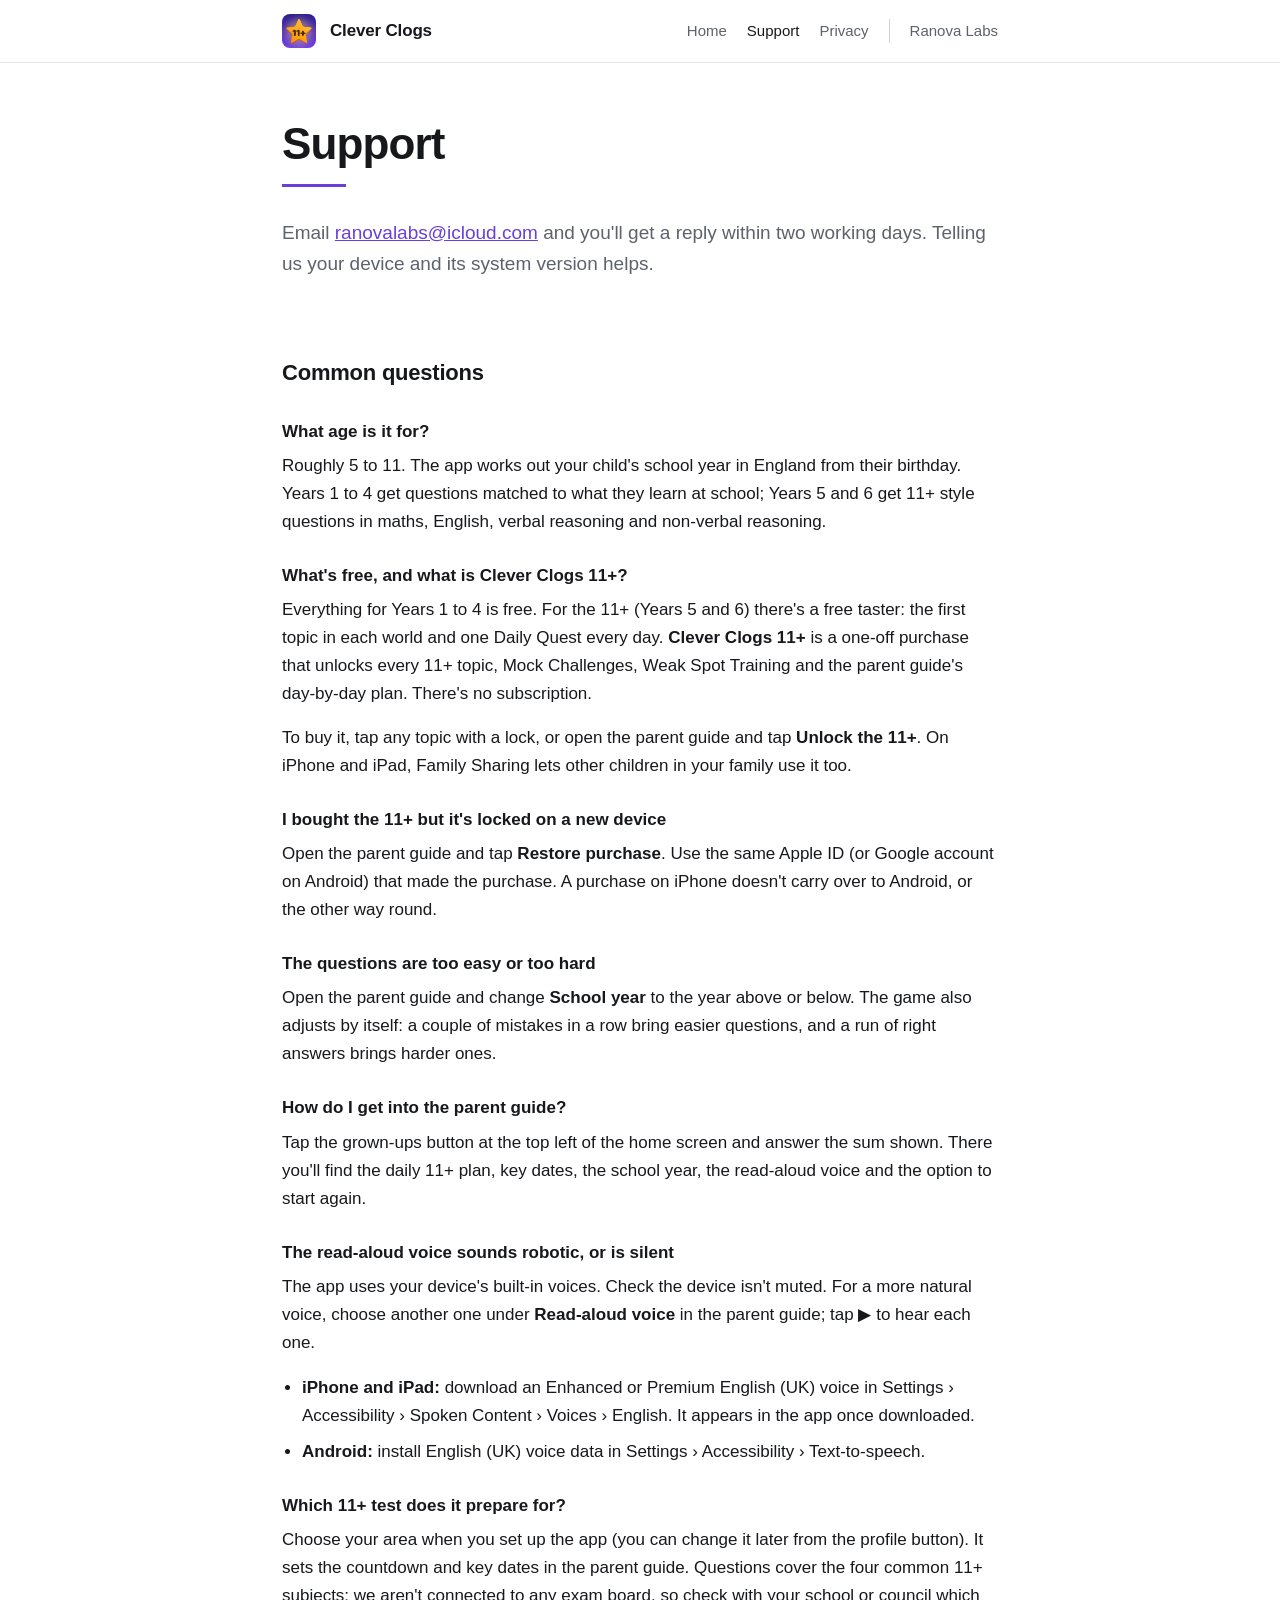
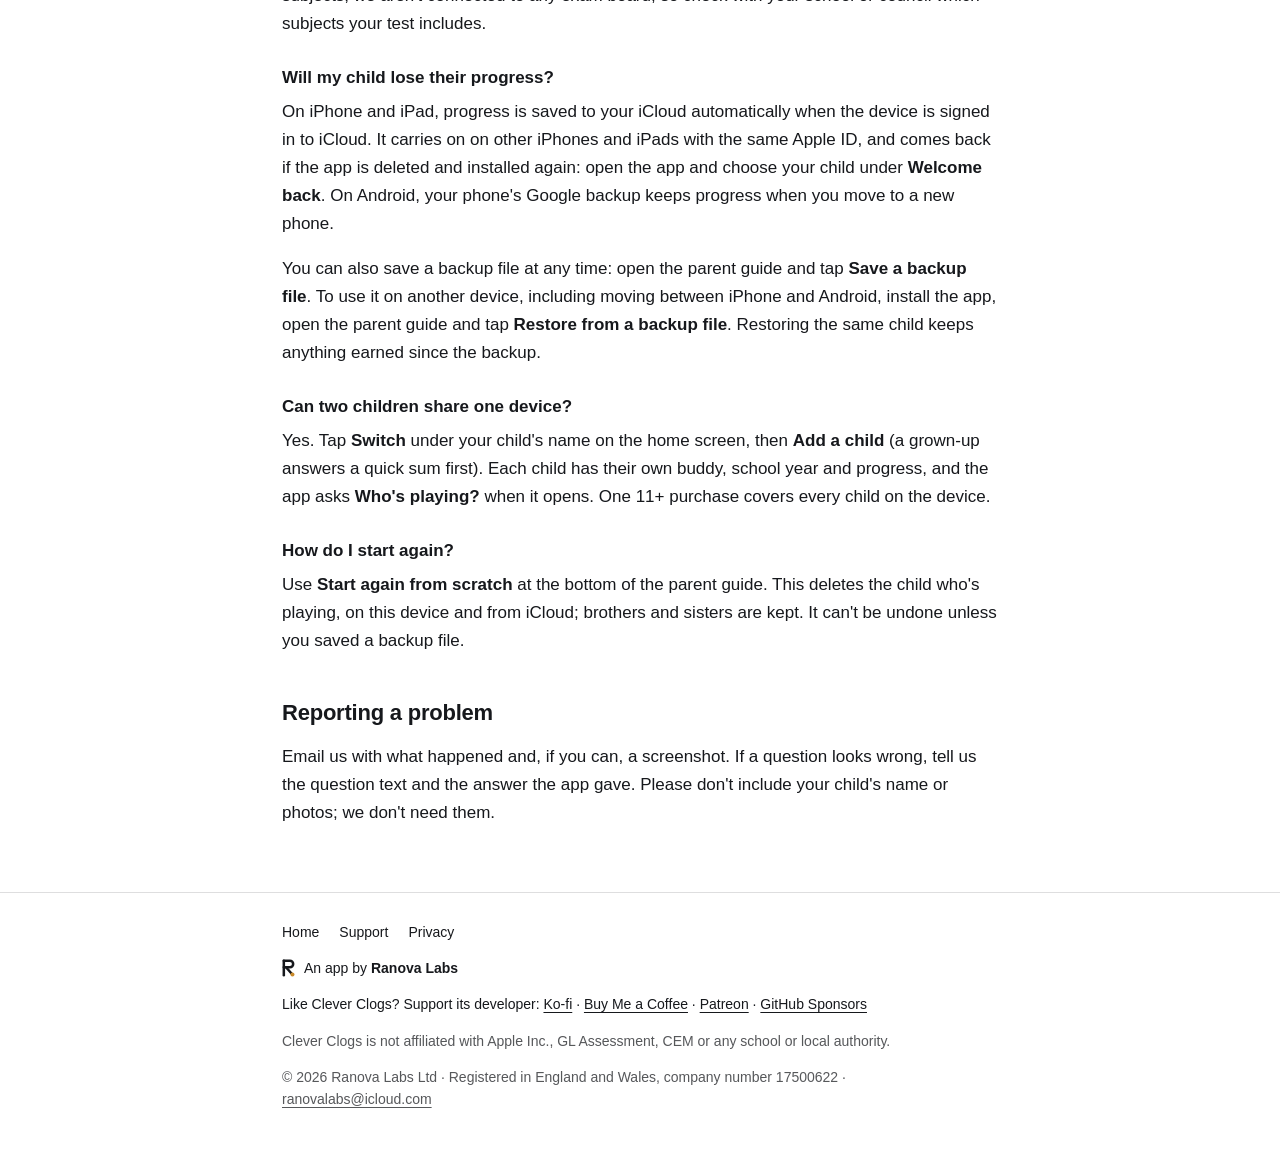
<file: cleverclogs/support.html>
<!doctype html>
<html lang="en">
<head>
<meta charset="utf-8">
<meta name="viewport" content="width=device-width, initial-scale=1">
<title>Support — Clever Clogs</title>
<meta name="description" content="Help with Clever Clogs: school year, read-aloud voices, the parent guide and starting again.">
<link rel="icon" href="assets/icon.png">
<link rel="stylesheet" href="style.css?v=20261029">
<link rel="stylesheet" href="assets/ranova-frame.css?v=20261128">
</head>
<body>
<header class="site"><div class="wrap">
  <a class="brand" href="index.html"><img src="assets/icon.png" alt=""><span class="name">Clever Clogs</span></a>
  <nav><a href="index.html">Home</a><a href="support.html" aria-current="page">Support</a><a href="privacy.html">Privacy</a><a class="rl-home" href="https://ranovalabs.github.io/">Ranova Labs</a></nav>
</div></header>

<main class="wrap">
  <section class="hero">
    <h1>Support</h1>
    <hr class="rule">
    <p class="lede">Email <a href="mailto:ranovalabs@icloud.com">ranovalabs@icloud.com</a> and you'll get a reply within two working days. Telling us your device and its system version helps.</p>
  </section>

  <h2>Common questions</h2>

  <h3>What age is it for?</h3>
  <p>Roughly 5 to 11. The app works out your child's school year in England from their birthday. Years 1 to 4 get questions matched to what they learn at school; Years 5 and 6 get 11+ style questions in maths, English, verbal reasoning and non-verbal reasoning.</p>

  <h3>What's free, and what is Clever Clogs 11+?</h3>
  <p>Everything for Years 1 to 4 is free. For the 11+ (Years 5 and 6) there's a free taster: the first topic in each world and one Daily Quest every day. <strong>Clever Clogs 11+</strong> is a one-off purchase that unlocks every 11+ topic, Mock Challenges, Weak Spot Training and the parent guide's day-by-day plan. There's no subscription.</p>
  <p>To buy it, tap any topic with a lock, or open the parent guide and tap <strong>Unlock the 11+</strong>. On iPhone and iPad, Family Sharing lets other children in your family use it too.</p>

  <h3>I bought the 11+ but it's locked on a new device</h3>
  <p>Open the parent guide and tap <strong>Restore purchase</strong>. Use the same Apple ID (or Google account on Android) that made the purchase. A purchase on iPhone doesn't carry over to Android, or the other way round.</p>

  <h3>The questions are too easy or too hard</h3>
  <p>Open the parent guide and change <strong>School year</strong> to the year above or below. The game also adjusts by itself: a couple of mistakes in a row bring easier questions, and a run of right answers brings harder ones.</p>

  <h3>How do I get into the parent guide?</h3>
  <p>Tap the grown-ups button at the top left of the home screen and answer the sum shown. There you'll find the daily 11+ plan, key dates, the school year, the read-aloud voice and the option to start again.</p>

  <h3>The read-aloud voice sounds robotic, or is silent</h3>
  <p>The app uses your device's built-in voices. Check the device isn't muted. For a more natural voice, choose another one under <strong>Read-aloud voice</strong> in the parent guide; tap ▶ to hear each one.</p>
  <ul>
    <li><strong>iPhone and iPad:</strong> download an Enhanced or Premium English (UK) voice in Settings › Accessibility › Spoken Content › Voices › English. It appears in the app once downloaded.</li>
    <li><strong>Android:</strong> install English (UK) voice data in Settings › Accessibility › Text-to-speech.</li>
  </ul>

  <h3>Which 11+ test does it prepare for?</h3>
  <p>Choose your area when you set up the app (you can change it later from the profile button). It sets the countdown and key dates in the parent guide. Questions cover the four common 11+ subjects; we aren't connected to any exam board, so check with your school or council which subjects your test includes.</p>

  <h3>Will my child lose their progress?</h3>
  <p>On iPhone and iPad, progress is saved to your iCloud automatically when the device is signed in to iCloud. It carries on on other iPhones and iPads with the same Apple ID, and comes back if the app is deleted and installed again: open the app and choose your child under <strong>Welcome back</strong>. On Android, your phone's Google backup keeps progress when you move to a new phone.</p>
  <p>You can also save a backup file at any time: open the parent guide and tap <strong>Save a backup file</strong>. To use it on another device, including moving between iPhone and Android, install the app, open the parent guide and tap <strong>Restore from a backup file</strong>. Restoring the same child keeps anything earned since the backup.</p>

  <h3>Can two children share one device?</h3>
  <p>Yes. Tap <strong>Switch</strong> under your child's name on the home screen, then <strong>Add a child</strong> (a grown-up answers a quick sum first). Each child has their own buddy, school year and progress, and the app asks <strong>Who's playing?</strong> when it opens. One 11+ purchase covers every child on the device.</p>

  <h3>How do I start again?</h3>
  <p>Use <strong>Start again from scratch</strong> at the bottom of the parent guide. This deletes the child who's playing, on this device and from iCloud; brothers and sisters are kept. It can't be undone unless you saved a backup file.</p>

  <h2>Reporting a problem</h2>
  <p>Email us with what happened and, if you can, a screenshot. If a question looks wrong, tell us the question text and the answer the app gave. Please don't include your child's name or photos; we don't need them.</p>
</main>
<div class="rl-foot" role="contentinfo"><div class="rl-wrap" style="--rl-max: 760px">
  <nav class="rl-links" aria-label="Footer"><a href="index.html">Home</a><a href="support.html">Support</a><a href="privacy.html">Privacy</a></nav>
  <a class="rl-by" href="https://ranovalabs.github.io/"><svg viewBox="11 7 36 50" aria-hidden="true"><g fill="none" stroke="currentColor" stroke-width="7" stroke-linecap="round" stroke-linejoin="round"><path d="M16 12 L16 52"/><path d="M16 12 H33 A9 9 0 0 1 33 30 H16"/><path d="M22 30 L38 48"/></g><circle cx="40" cy="50" r="5.6" fill="#C98A2B"/></svg><span>An app by <b>Ranova Labs</b></span></a>
  <p class="rl-tip">Like Clever Clogs? Support its developer: <a href="https://ko-fi.com/kasunrmw">Ko-fi</a> &middot; <a href="https://buymeacoffee.com/kasunrmw">Buy Me a Coffee</a> &middot; <a href="https://www.patreon.com/kasunrmw">Patreon</a> &middot; <a href="https://github.com/sponsors/RanovaLabs">GitHub Sponsors</a></p>
  <p class="rl-note">Clever Clogs is not affiliated with Apple Inc., GL Assessment, CEM or any school or local authority.</p>
  <p class="rl-legal">&copy; 2026 Ranova Labs Ltd &middot; Registered in England and Wales, company number 17500622 &middot; <a href="mailto:ranovalabs@icloud.com">ranovalabs@icloud.com</a></p>
</div></div>
</body>
</html>
</file>
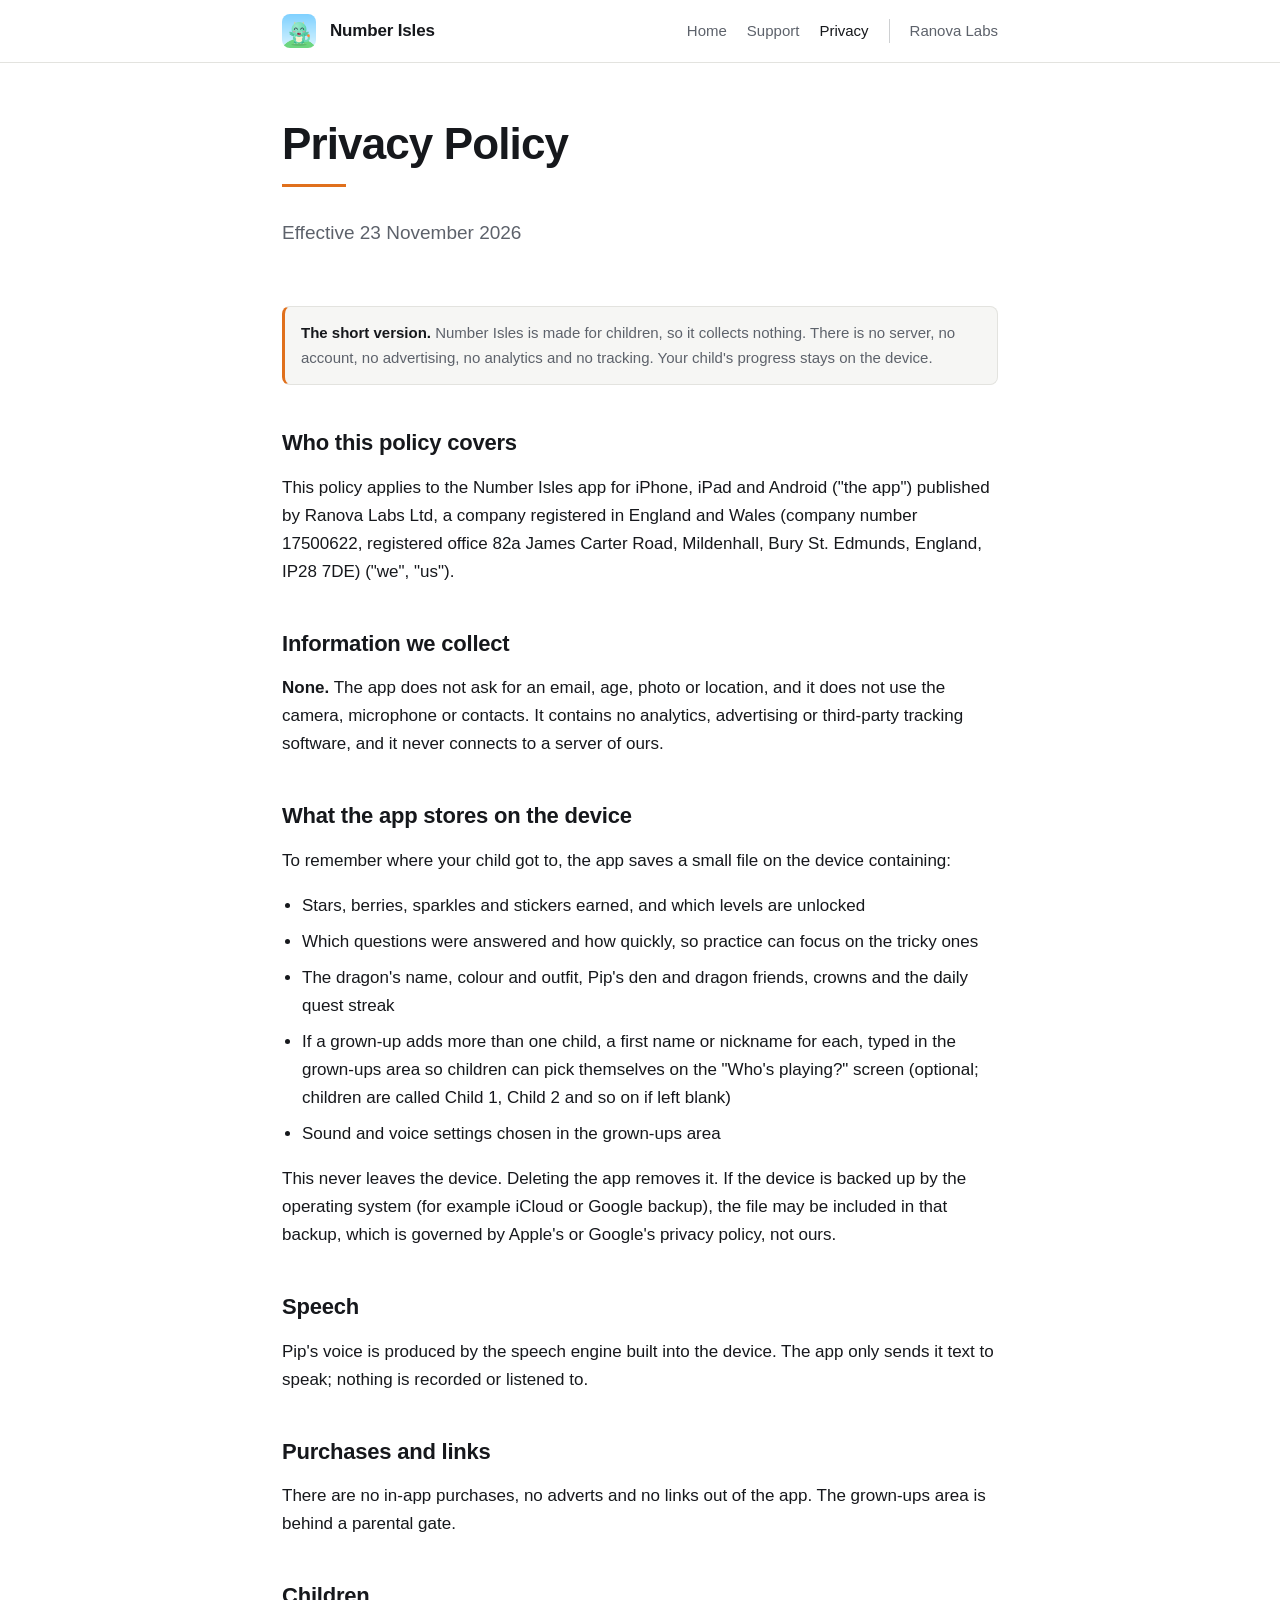
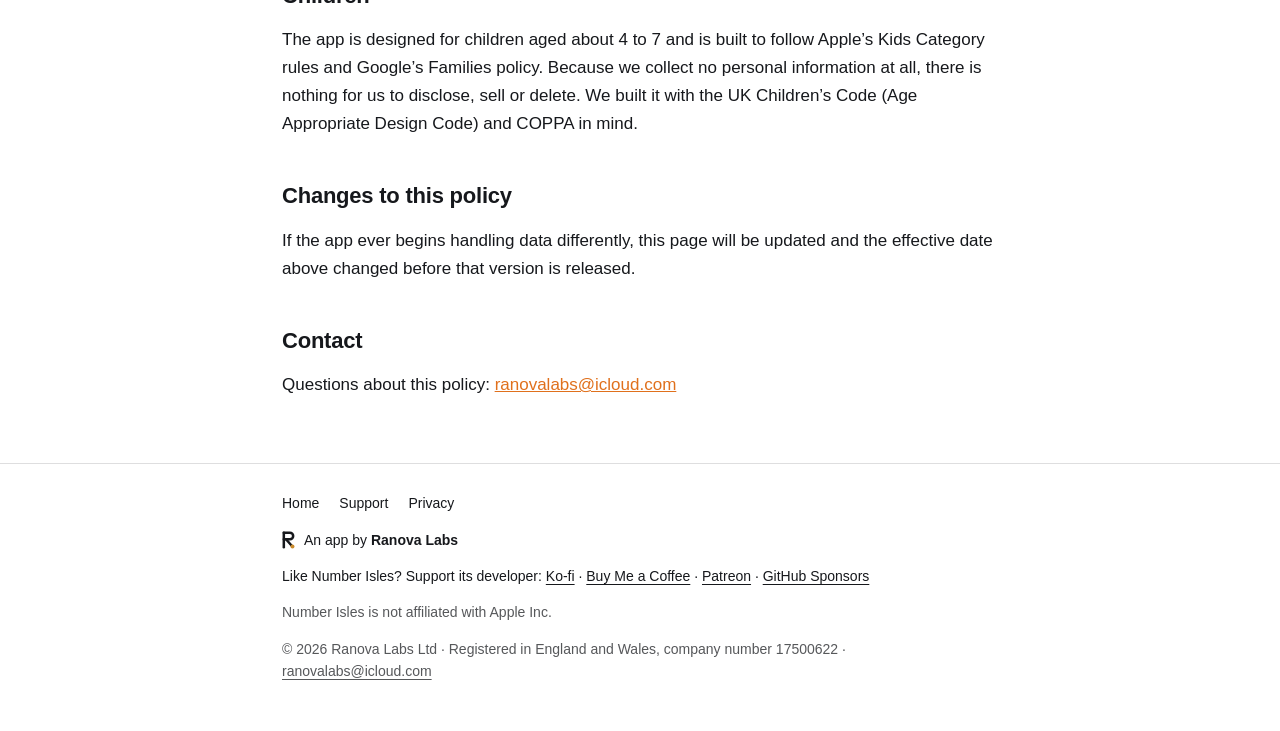
<file: numberisles/privacy.html>
<!doctype html>
<html lang="en">
<head>
<meta charset="utf-8">
<meta name="viewport" content="width=device-width, initial-scale=1">
<title>Privacy Policy — Number Isles</title>
<meta name="description" content="Number Isles collects no personal data. There are no ads, no analytics and no accounts.">
<link rel="icon" href="assets/icon.png">
<link rel="stylesheet" href="style.css?v=20261028">
<link rel="stylesheet" href="assets/ranova-frame.css?v=20261128">
</head>
<body>
<header class="site"><div class="wrap">
  <a class="brand" href="index.html"><img src="assets/icon.png" alt=""><span class="name">Number Isles</span></a>
  <nav><a href="index.html">Home</a><a href="support.html">Support</a><a href="privacy.html" aria-current="page">Privacy</a><a class="rl-home" href="https://ranovalabs.github.io/">Ranova Labs</a></nav>
</div></header>

<main class="wrap">
  <section class="hero">
    <h1>Privacy Policy</h1>
    <hr class="rule">
    <p class="lede">Effective 23 November 2026</p>
  </section>

  <div class="note"><strong>The short version.</strong> Number Isles is made for children, so it collects nothing. There is no server, no account, no advertising, no analytics and no tracking. Your child's progress stays on the device.</div>

  <h2>Who this policy covers</h2>
  <p>This policy applies to the Number Isles app for iPhone, iPad and Android ("the app") published by Ranova Labs Ltd, a company registered in England and Wales (company number 17500622, registered office 82a James Carter Road, Mildenhall, Bury St. Edmunds, England, IP28 7DE) ("we", "us").</p>

  <h2>Information we collect</h2>
  <p><strong>None.</strong> The app does not ask for an email, age, photo or location, and it does not use the camera, microphone or contacts. It contains no analytics, advertising or third-party tracking software, and it never connects to a server of ours.</p>

  <h2>What the app stores on the device</h2>
  <p>To remember where your child got to, the app saves a small file on the device containing:</p>
  <ul>
    <li>Stars, berries, sparkles and stickers earned, and which levels are unlocked</li>
    <li>Which questions were answered and how quickly, so practice can focus on the tricky ones</li>
    <li>The dragon's name, colour and outfit, Pip's den and dragon friends, crowns and the daily quest streak</li>
    <li>If a grown-up adds more than one child, a first name or nickname for each, typed in the grown-ups area so children can pick themselves on the "Who's playing?" screen (optional; children are called Child 1, Child 2 and so on if left blank)</li>
    <li>Sound and voice settings chosen in the grown-ups area</li>
  </ul>
  <p>This never leaves the device. Deleting the app removes it. If the device is backed up by the operating system (for example iCloud or Google backup), the file may be included in that backup, which is governed by Apple's or Google's privacy policy, not ours.</p>

  <h2>Speech</h2>
  <p>Pip's voice is produced by the speech engine built into the device. The app only sends it text to speak; nothing is recorded or listened to.</p>

  <h2>Purchases and links</h2>
  <p>There are no in-app purchases, no adverts and no links out of the app. The grown-ups area is behind a parental gate.</p>

  <h2>Children</h2>
  <p>The app is designed for children aged about 4 to 7 and is built to follow Apple’s Kids Category rules and Google’s Families policy. Because we collect no personal information at all, there is nothing for us to disclose, sell or delete. We built it with the UK Children’s Code (Age Appropriate Design Code) and COPPA in mind.</p>

  <h2>Changes to this policy</h2>
  <p>If the app ever begins handling data differently, this page will be updated and the effective date above changed before that version is released.</p>

  <h2>Contact</h2>
  <p>Questions about this policy: <a href="mailto:ranovalabs@icloud.com">ranovalabs@icloud.com</a></p>
</main>
<div class="rl-foot" role="contentinfo"><div class="rl-wrap" style="--rl-max: 760px">
  <nav class="rl-links" aria-label="Footer"><a href="index.html">Home</a><a href="support.html">Support</a><a href="privacy.html">Privacy</a></nav>
  <a class="rl-by" href="https://ranovalabs.github.io/"><svg viewBox="11 7 36 50" aria-hidden="true"><g fill="none" stroke="currentColor" stroke-width="7" stroke-linecap="round" stroke-linejoin="round"><path d="M16 12 L16 52"/><path d="M16 12 H33 A9 9 0 0 1 33 30 H16"/><path d="M22 30 L38 48"/></g><circle cx="40" cy="50" r="5.6" fill="#C98A2B"/></svg><span>An app by <b>Ranova Labs</b></span></a>
  <p class="rl-tip">Like Number Isles? Support its developer: <a href="https://ko-fi.com/kasunrmw">Ko-fi</a> &middot; <a href="https://buymeacoffee.com/kasunrmw">Buy Me a Coffee</a> &middot; <a href="https://www.patreon.com/kasunrmw">Patreon</a> &middot; <a href="https://github.com/sponsors/RanovaLabs">GitHub Sponsors</a></p>
  <p class="rl-note">Number Isles is not affiliated with Apple Inc.</p>
  <p class="rl-legal">&copy; 2026 Ranova Labs Ltd &middot; Registered in England and Wales, company number 17500622 &middot; <a href="mailto:ranovalabs@icloud.com">ranovalabs@icloud.com</a></p>
</div></div>
</body>
</html>
</file>
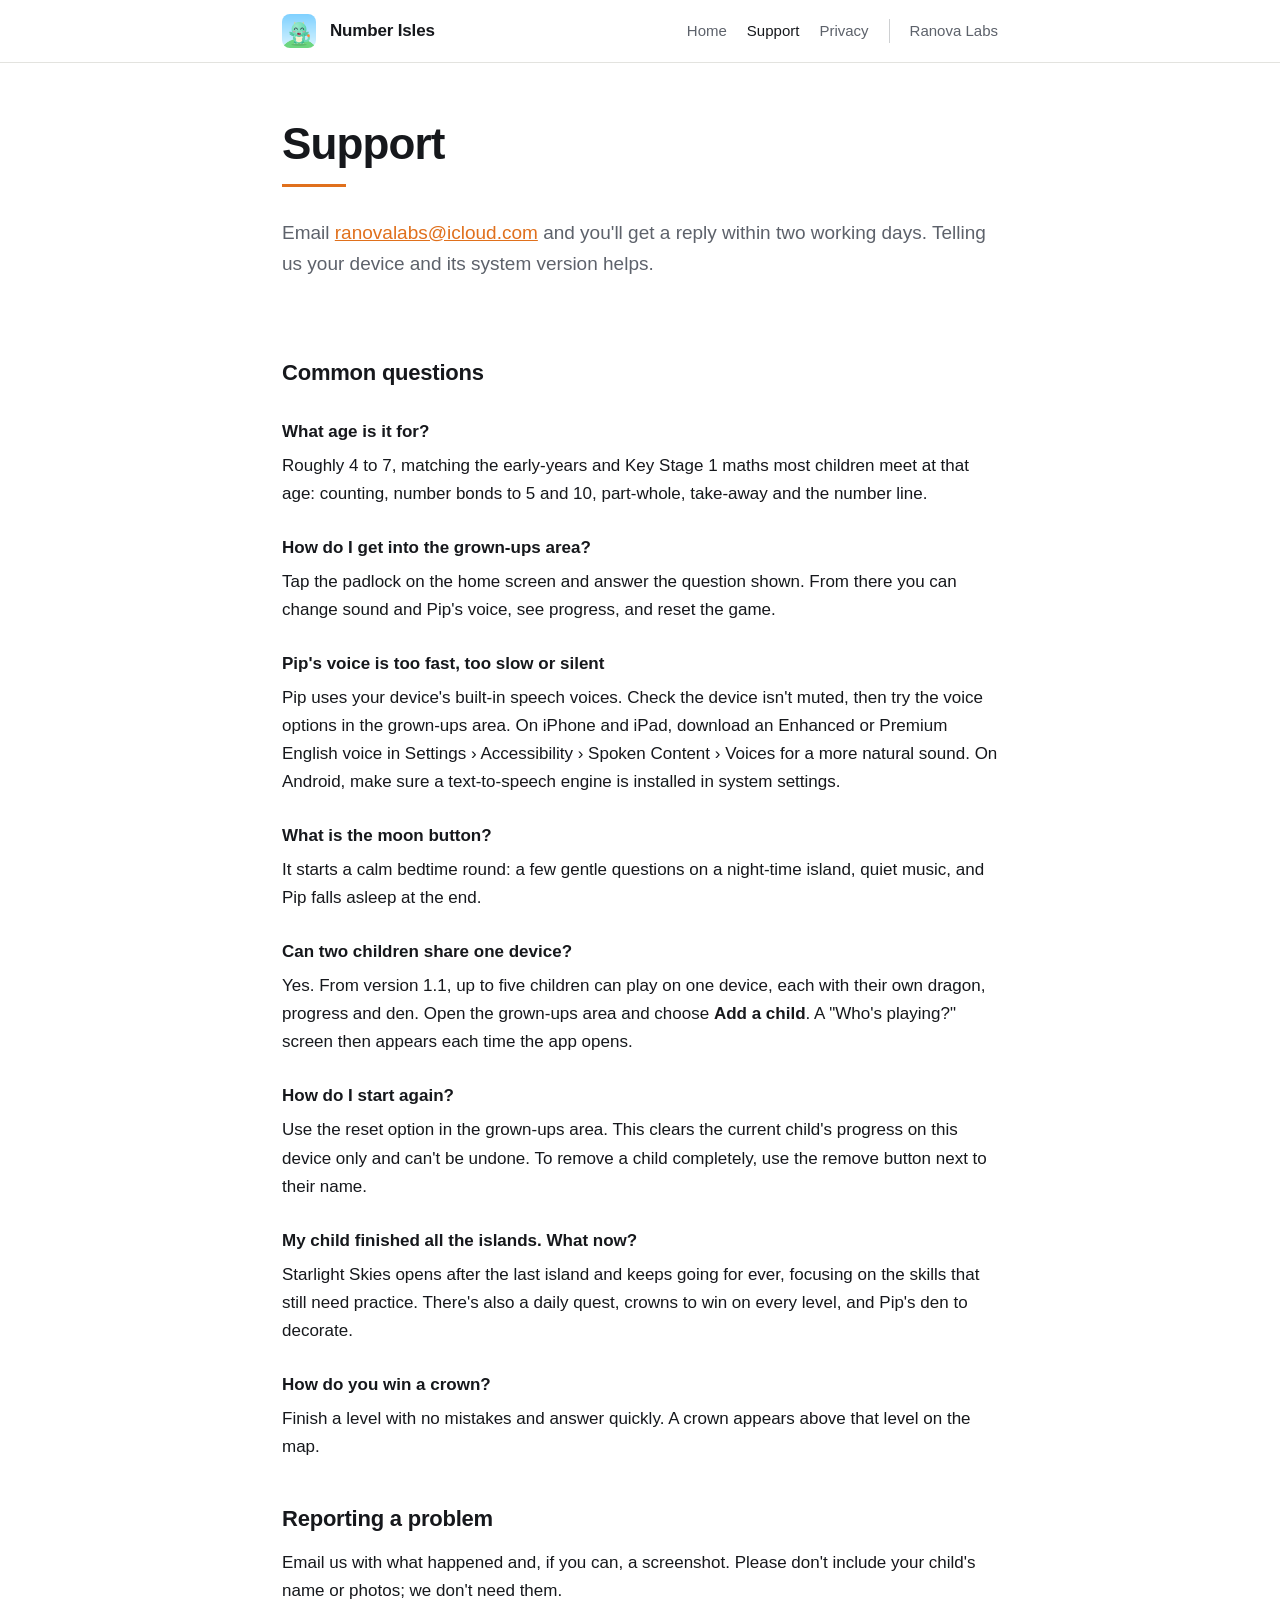
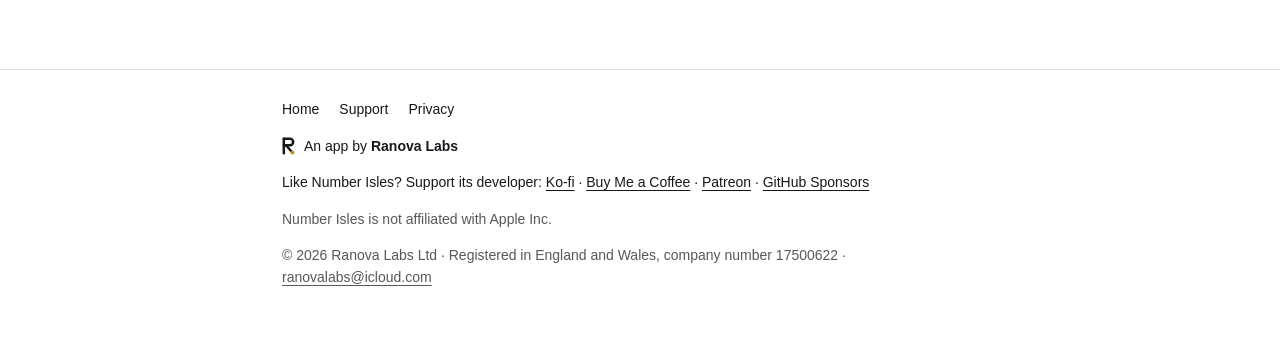
<file: numberisles/support.html>
<!doctype html>
<html lang="en">
<head>
<meta charset="utf-8">
<meta name="viewport" content="width=device-width, initial-scale=1">
<title>Support — Number Isles</title>
<meta name="description" content="Help with Number Isles: progress, sound, the bedtime round and the grown-ups area.">
<link rel="icon" href="assets/icon.png">
<link rel="stylesheet" href="style.css?v=20261028">
<link rel="stylesheet" href="assets/ranova-frame.css?v=20261128">
</head>
<body>
<header class="site"><div class="wrap">
  <a class="brand" href="index.html"><img src="assets/icon.png" alt=""><span class="name">Number Isles</span></a>
  <nav><a href="index.html">Home</a><a href="support.html" aria-current="page">Support</a><a href="privacy.html">Privacy</a><a class="rl-home" href="https://ranovalabs.github.io/">Ranova Labs</a></nav>
</div></header>

<main class="wrap">
  <section class="hero">
    <h1>Support</h1>
    <hr class="rule">
    <p class="lede">Email <a href="mailto:ranovalabs@icloud.com">ranovalabs@icloud.com</a> and you'll get a reply within two working days. Telling us your device and its system version helps.</p>
  </section>

  <h2>Common questions</h2>

  <h3>What age is it for?</h3>
  <p>Roughly 4 to 7, matching the early-years and Key Stage 1 maths most children meet at that age: counting, number bonds to 5 and 10, part-whole, take-away and the number line.</p>

  <h3>How do I get into the grown-ups area?</h3>
  <p>Tap the padlock on the home screen and answer the question shown. From there you can change sound and Pip's voice, see progress, and reset the game.</p>

  <h3>Pip's voice is too fast, too slow or silent</h3>
  <p>Pip uses your device's built-in speech voices. Check the device isn't muted, then try the voice options in the grown-ups area. On iPhone and iPad, download an Enhanced or Premium English voice in Settings › Accessibility › Spoken Content › Voices for a more natural sound. On Android, make sure a text-to-speech engine is installed in system settings.</p>

  <h3>What is the moon button?</h3>
  <p>It starts a calm bedtime round: a few gentle questions on a night-time island, quiet music, and Pip falls asleep at the end.</p>

  <h3>Can two children share one device?</h3>
  <p>Yes. From version 1.1, up to five children can play on one device, each with their own dragon, progress and den. Open the grown-ups area and choose <strong>Add a child</strong>. A "Who's playing?" screen then appears each time the app opens.</p>

  <h3>How do I start again?</h3>
  <p>Use the reset option in the grown-ups area. This clears the current child's progress on this device only and can't be undone. To remove a child completely, use the remove button next to their name.</p>

  <h3>My child finished all the islands. What now?</h3>
  <p>Starlight Skies opens after the last island and keeps going for ever, focusing on the skills that still need practice. There's also a daily quest, crowns to win on every level, and Pip's den to decorate.</p>

  <h3>How do you win a crown?</h3>
  <p>Finish a level with no mistakes and answer quickly. A crown appears above that level on the map.</p>

  <h2>Reporting a problem</h2>
  <p>Email us with what happened and, if you can, a screenshot. Please don't include your child's name or photos; we don't need them.</p>
</main>
<div class="rl-foot" role="contentinfo"><div class="rl-wrap" style="--rl-max: 760px">
  <nav class="rl-links" aria-label="Footer"><a href="index.html">Home</a><a href="support.html">Support</a><a href="privacy.html">Privacy</a></nav>
  <a class="rl-by" href="https://ranovalabs.github.io/"><svg viewBox="11 7 36 50" aria-hidden="true"><g fill="none" stroke="currentColor" stroke-width="7" stroke-linecap="round" stroke-linejoin="round"><path d="M16 12 L16 52"/><path d="M16 12 H33 A9 9 0 0 1 33 30 H16"/><path d="M22 30 L38 48"/></g><circle cx="40" cy="50" r="5.6" fill="#C98A2B"/></svg><span>An app by <b>Ranova Labs</b></span></a>
  <p class="rl-tip">Like Number Isles? Support its developer: <a href="https://ko-fi.com/kasunrmw">Ko-fi</a> &middot; <a href="https://buymeacoffee.com/kasunrmw">Buy Me a Coffee</a> &middot; <a href="https://www.patreon.com/kasunrmw">Patreon</a> &middot; <a href="https://github.com/sponsors/RanovaLabs">GitHub Sponsors</a></p>
  <p class="rl-note">Number Isles is not affiliated with Apple Inc.</p>
  <p class="rl-legal">&copy; 2026 Ranova Labs Ltd &middot; Registered in England and Wales, company number 17500622 &middot; <a href="mailto:ranovalabs@icloud.com">ranovalabs@icloud.com</a></p>
</div></div>
</body>
</html>
</file>
<file: cleverclogs/style.css>
:root {
  --bg: #ffffff;
  --surface: #f6f6f4;
  --text: #16181c;
  --muted: #5d626b;
  --line: #e3e3df;
  --accent: #6a3fd8;
  --ink: #1a1d21;
}
@media (prefers-color-scheme: dark) {
  :root {
    --bg: #14161a;
    --surface: #1c1f24;
    --text: #f2f3f5;
    --muted: #a2a8b3;
    --line: #2b2f36;
    --accent: #ffcf3d;
    --ink: #f2f3f5;
  }
}
* { box-sizing: border-box; }
html { -webkit-text-size-adjust: 100%; }
body {
  margin: 0;
  background: var(--bg);
  color: var(--text);
  font: 17px/1.65 -apple-system, BlinkMacSystemFont, "Segoe UI", Roboto, Helvetica, Arial, sans-serif;
}
.wrap { max-width: 760px; margin: 0 auto; padding: 0 22px; }
header.site {
  border-bottom: 1px solid var(--line);
  position: sticky; top: 0; background: var(--bg); z-index: 10;
}
header.site .wrap {
  display: flex; align-items: center; gap: 14px; flex-wrap: wrap;
  padding-top: 14px; padding-bottom: 14px;
}
header.site .brand { display: flex; align-items: center; gap: inherit; color: inherit; text-decoration: none; }
header.site img { width: 34px; height: 34px; border-radius: 8px; }
header.site .name { font-weight: 700; letter-spacing: -0.01em; }
header.site nav { margin-left: auto; display: flex; gap: 20px; }
/* Below this the three links no longer fit beside the wordmark, so give them
   their own row rather than letting them wrap one at a time. */
@media (max-width: 560px) {
  header.site nav { margin-left: 0; width: 100%; gap: 18px; padding-top: 2px; }
  .shots img { width: 168px; }
  .hero { padding-top: 34px; }
}
header.site nav a { color: var(--muted); text-decoration: none; font-size: 15px; }
header.site nav a:hover, header.site nav a[aria-current] { color: var(--text); }
h1 { font-size: clamp(30px, 6vw, 44px); line-height: 1.15; letter-spacing: -0.02em; margin: 0 0 14px; }
h2 { font-size: 22px; letter-spacing: -0.01em; margin: 40px 0 12px; }
h3 { font-size: 17px; margin: 26px 0 6px; }
p { margin: 0 0 16px; }
a { color: var(--accent); }
.lede { font-size: 19px; color: var(--muted); margin-bottom: 28px; }
.hero { padding: 56px 0 8px; }
.rule { height: 3px; background: var(--accent); border: 0; width: 64px; margin: 0 0 30px; }
.grid { display: grid; gap: 22px; grid-template-columns: repeat(auto-fit, minmax(220px, 1fr)); margin: 8px 0 12px; }
.card { background: var(--surface); border: 1px solid var(--line); border-radius: 14px; padding: 18px 18px 4px; }
.card h3 { margin-top: 0; }
.card p { font-size: 15px; color: var(--muted); }
.shots { display: flex; gap: 16px; overflow-x: auto; padding: 8px 0 20px; }
.shots img {
  width: 210px; flex: 0 0 auto; border-radius: 16px;
  border: 1px solid var(--line); background: var(--surface);
}
.note {
  background: var(--surface); border: 1px solid var(--line);
  border-left: 3px solid var(--accent); border-radius: 8px;
  padding: 14px 16px; font-size: 15px; color: var(--muted); margin: 22px 0;
}
.note strong { color: var(--text); }
dl dt { font-weight: 650; margin-top: 22px; }
dl dd { margin: 6px 0 0; color: var(--muted); }
ul { padding-left: 20px; } li { margin-bottom: 8px; }
footer.site {
  border-top: 1px solid var(--line); margin-top: 60px;
  padding: 26px 0 50px; color: var(--muted); font-size: 15px;
}
footer.site a { color: var(--muted); margin-right: 18px; }
table { width: 100%; border-collapse: collapse; font-size: 15px; margin: 12px 0 20px; display: block; overflow-x: auto; }
th, td { text-align: left; padding: 10px 12px; border-bottom: 1px solid var(--line); vertical-align: top; }
th { color: var(--muted); font-weight: 600; }
code { background: var(--surface); padding: 2px 6px; border-radius: 5px; font-size: 0.9em; }
</file>
<file: cleverclogs/assets/ranova-frame.css>
/* Ranova Labs shared footer. The same file ships in every Ranova Labs app site.
   It inherits each site's text colour, so it follows that site's light/dark theme. */
.rl-foot { border-top: 1px solid color-mix(in srgb, currentColor 14%, transparent); margin-top: 64px; padding: 28px 0 48px; font-size: 14px; line-height: 1.6; }
.rl-foot .rl-wrap { max-width: var(--rl-max, 960px); margin: 0 auto; padding: 0 22px; display: grid; gap: 14px; }
.rl-foot p { margin: 0; max-width: none; color: inherit; font-size: inherit; }
.rl-foot a { color: inherit; text-decoration: none; }
.rl-foot a:hover { text-decoration: underline; text-underline-offset: 3px; }
.rl-foot .rl-links { display: flex; flex-wrap: wrap; gap: 6px 20px; font-weight: 500; }
.rl-foot .rl-by { display: inline-flex; align-items: center; gap: 9px; justify-self: start; font-weight: 500; }
.rl-foot .rl-by svg { width: 13px; height: 18px; flex-shrink: 0; }
.rl-foot .rl-by b { font-weight: 700; }
.rl-foot .rl-note, .rl-foot .rl-legal { opacity: .72; }
.rl-foot .rl-legal a { text-decoration: underline; text-underline-offset: 3px; }

/* "Ranova Labs" link at the end of each app site's header menu, set apart by a hairline. */
header.site nav a.rl-home { padding-left: 20px; border-left: 1px solid color-mix(in srgb, currentColor 30%, transparent); }

.rl-foot .rl-tip a { text-decoration: underline; text-underline-offset: 3px; white-space: nowrap; }
</file>
<file: numberisles/style.css>
:root {
  --bg: #ffffff;
  --surface: #f6f6f4;
  --text: #16181c;
  --muted: #5d626b;
  --line: #e3e3df;
  --accent: #e0701c;
  --ink: #1a1d21;
}
@media (prefers-color-scheme: dark) {
  :root {
    --bg: #14161a;
    --surface: #1c1f24;
    --text: #f2f3f5;
    --muted: #a2a8b3;
    --line: #2b2f36;
    --accent: #ff9a4d;
    --ink: #f2f3f5;
  }
}
* { box-sizing: border-box; }
html { -webkit-text-size-adjust: 100%; }
body {
  margin: 0;
  background: var(--bg);
  color: var(--text);
  font: 17px/1.65 -apple-system, BlinkMacSystemFont, "Segoe UI", Roboto, Helvetica, Arial, sans-serif;
}
.wrap { max-width: 760px; margin: 0 auto; padding: 0 22px; }
header.site {
  border-bottom: 1px solid var(--line);
  position: sticky; top: 0; background: var(--bg); z-index: 10;
}
header.site .wrap {
  display: flex; align-items: center; gap: 14px; flex-wrap: wrap;
  padding-top: 14px; padding-bottom: 14px;
}
header.site .brand { display: flex; align-items: center; gap: inherit; color: inherit; text-decoration: none; }
header.site img { width: 34px; height: 34px; border-radius: 8px; }
header.site .name { font-weight: 700; letter-spacing: -0.01em; }
header.site nav { margin-left: auto; display: flex; gap: 20px; }
/* Below this the three links no longer fit beside the wordmark, so give them
   their own row rather than letting them wrap one at a time. */
@media (max-width: 560px) {
  header.site nav { margin-left: 0; width: 100%; gap: 18px; padding-top: 2px; }
  .shots img { width: 168px; }
  .hero { padding-top: 34px; }
}
header.site nav a { color: var(--muted); text-decoration: none; font-size: 15px; }
header.site nav a:hover, header.site nav a[aria-current] { color: var(--text); }
h1 { font-size: clamp(30px, 6vw, 44px); line-height: 1.15; letter-spacing: -0.02em; margin: 0 0 14px; }
h2 { font-size: 22px; letter-spacing: -0.01em; margin: 40px 0 12px; }
h3 { font-size: 17px; margin: 26px 0 6px; }
p { margin: 0 0 16px; }
a { color: var(--accent); }
.lede { font-size: 19px; color: var(--muted); margin-bottom: 28px; }
.hero { padding: 56px 0 8px; }
.stores { display: flex; flex-wrap: wrap; gap: 12px; margin: -8px 0 28px; }
.store { display: inline-flex; align-items: center; min-height: 46px; padding: 0 20px; border-radius: 12px;
  background: var(--text); color: var(--bg); font-weight: 650; font-size: 15px; text-decoration: none; }
.store:hover { background: var(--accent); color: var(--bg); }
.rule { height: 3px; background: var(--accent); border: 0; width: 64px; margin: 0 0 30px; }
.grid { display: grid; gap: 22px; grid-template-columns: repeat(auto-fit, minmax(220px, 1fr)); margin: 8px 0 12px; }
.card { background: var(--surface); border: 1px solid var(--line); border-radius: 14px; padding: 18px 18px 4px; }
.card h3 { margin-top: 0; }
.card p { font-size: 15px; color: var(--muted); }
.shots { display: flex; gap: 16px; overflow-x: auto; padding: 8px 0 20px; }
.shots img {
  width: 210px; flex: 0 0 auto; border-radius: 16px;
  border: 1px solid var(--line); background: var(--surface);
}
.note {
  background: var(--surface); border: 1px solid var(--line);
  border-left: 3px solid var(--accent); border-radius: 8px;
  padding: 14px 16px; font-size: 15px; color: var(--muted); margin: 22px 0;
}
.note strong { color: var(--text); }
dl dt { font-weight: 650; margin-top: 22px; }
dl dd { margin: 6px 0 0; color: var(--muted); }
ul { padding-left: 20px; } li { margin-bottom: 8px; }
footer.site {
  border-top: 1px solid var(--line); margin-top: 60px;
  padding: 26px 0 50px; color: var(--muted); font-size: 15px;
}
footer.site a { color: var(--muted); margin-right: 18px; }
table { width: 100%; border-collapse: collapse; font-size: 15px; margin: 12px 0 20px; display: block; overflow-x: auto; }
th, td { text-align: left; padding: 10px 12px; border-bottom: 1px solid var(--line); vertical-align: top; }
th { color: var(--muted); font-weight: 600; }
code { background: var(--surface); padding: 2px 6px; border-radius: 5px; font-size: 0.9em; }
</file>
<file: numberisles/assets/ranova-frame.css>
/* Ranova Labs shared footer. The same file ships in every Ranova Labs app site.
   It inherits each site's text colour, so it follows that site's light/dark theme. */
.rl-foot { border-top: 1px solid color-mix(in srgb, currentColor 14%, transparent); margin-top: 64px; padding: 28px 0 48px; font-size: 14px; line-height: 1.6; }
.rl-foot .rl-wrap { max-width: var(--rl-max, 960px); margin: 0 auto; padding: 0 22px; display: grid; gap: 14px; }
.rl-foot p { margin: 0; max-width: none; color: inherit; font-size: inherit; }
.rl-foot a { color: inherit; text-decoration: none; }
.rl-foot a:hover { text-decoration: underline; text-underline-offset: 3px; }
.rl-foot .rl-links { display: flex; flex-wrap: wrap; gap: 6px 20px; font-weight: 500; }
.rl-foot .rl-by { display: inline-flex; align-items: center; gap: 9px; justify-self: start; font-weight: 500; }
.rl-foot .rl-by svg { width: 13px; height: 18px; flex-shrink: 0; }
.rl-foot .rl-by b { font-weight: 700; }
.rl-foot .rl-note, .rl-foot .rl-legal { opacity: .72; }
.rl-foot .rl-legal a { text-decoration: underline; text-underline-offset: 3px; }

/* "Ranova Labs" link at the end of each app site's header menu, set apart by a hairline. */
header.site nav a.rl-home { padding-left: 20px; border-left: 1px solid color-mix(in srgb, currentColor 30%, transparent); }

.rl-foot .rl-tip a { text-decoration: underline; text-underline-offset: 3px; white-space: nowrap; }
</file>
